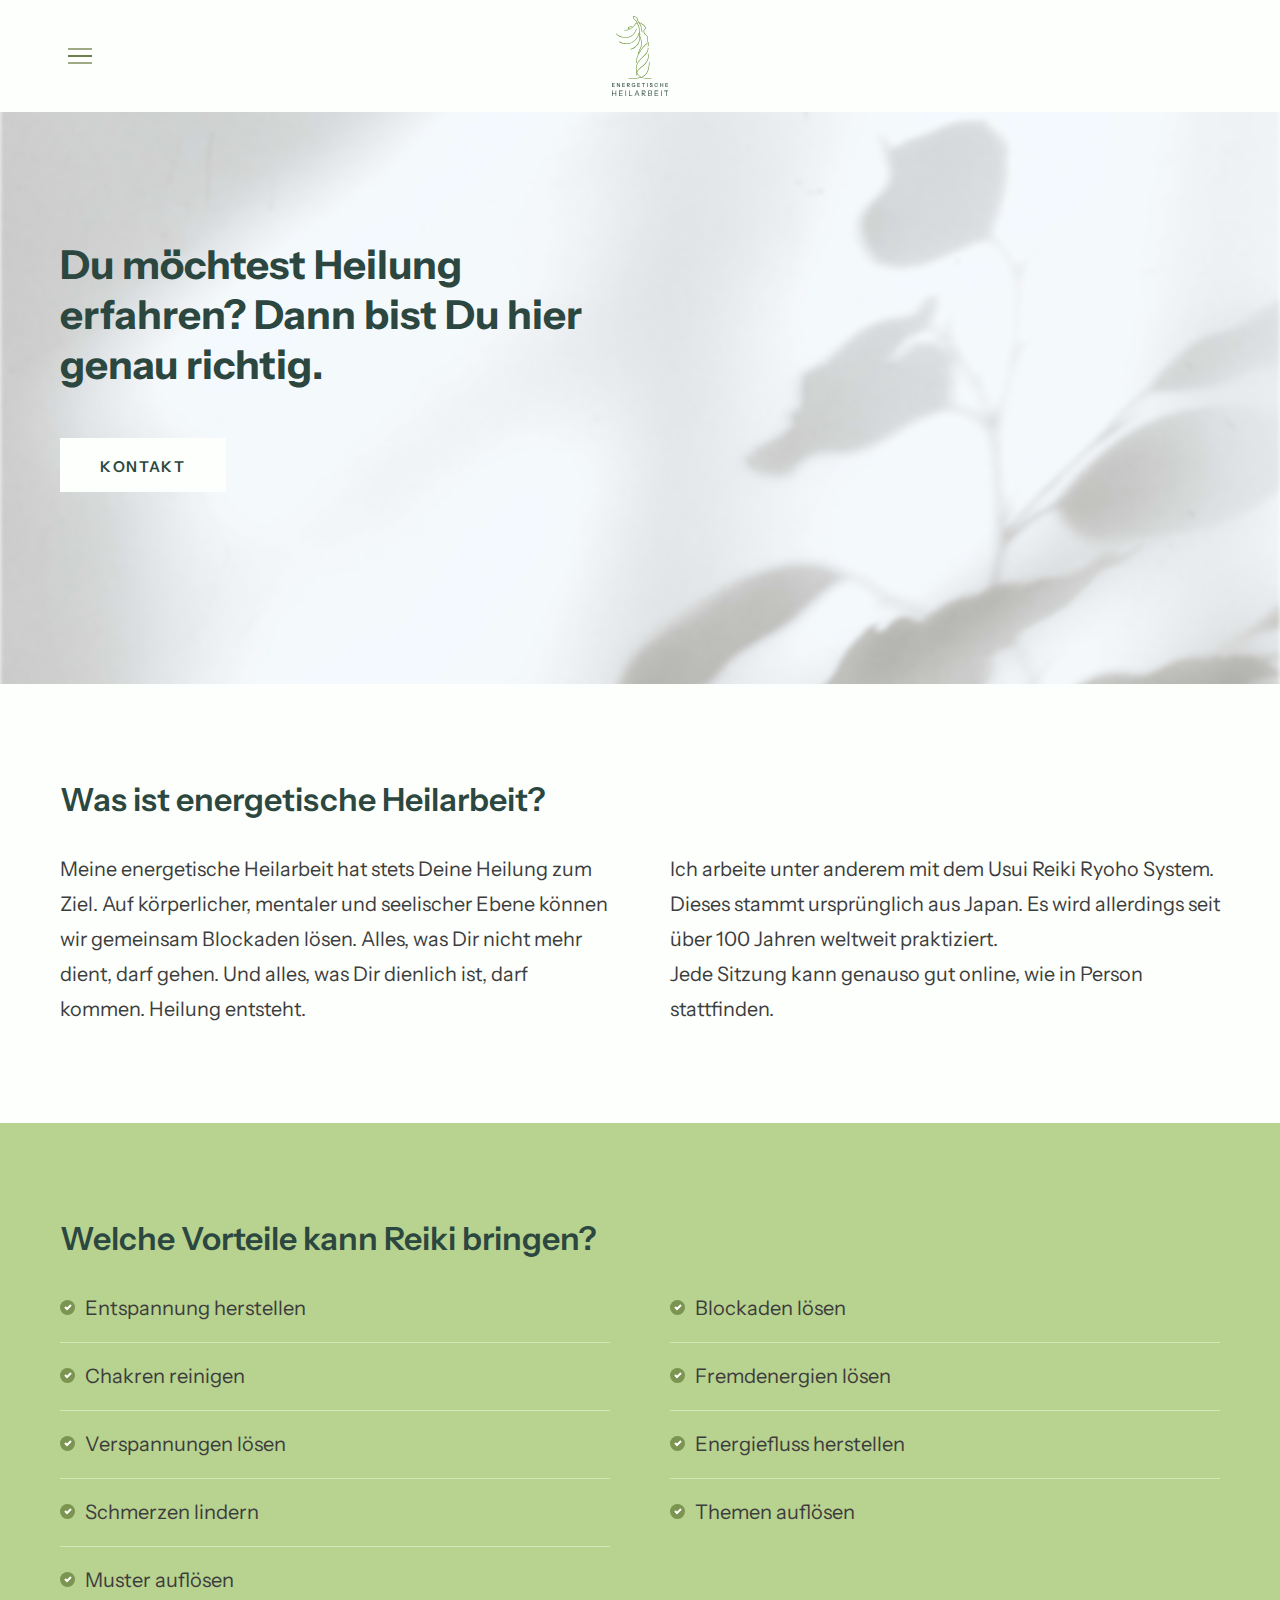
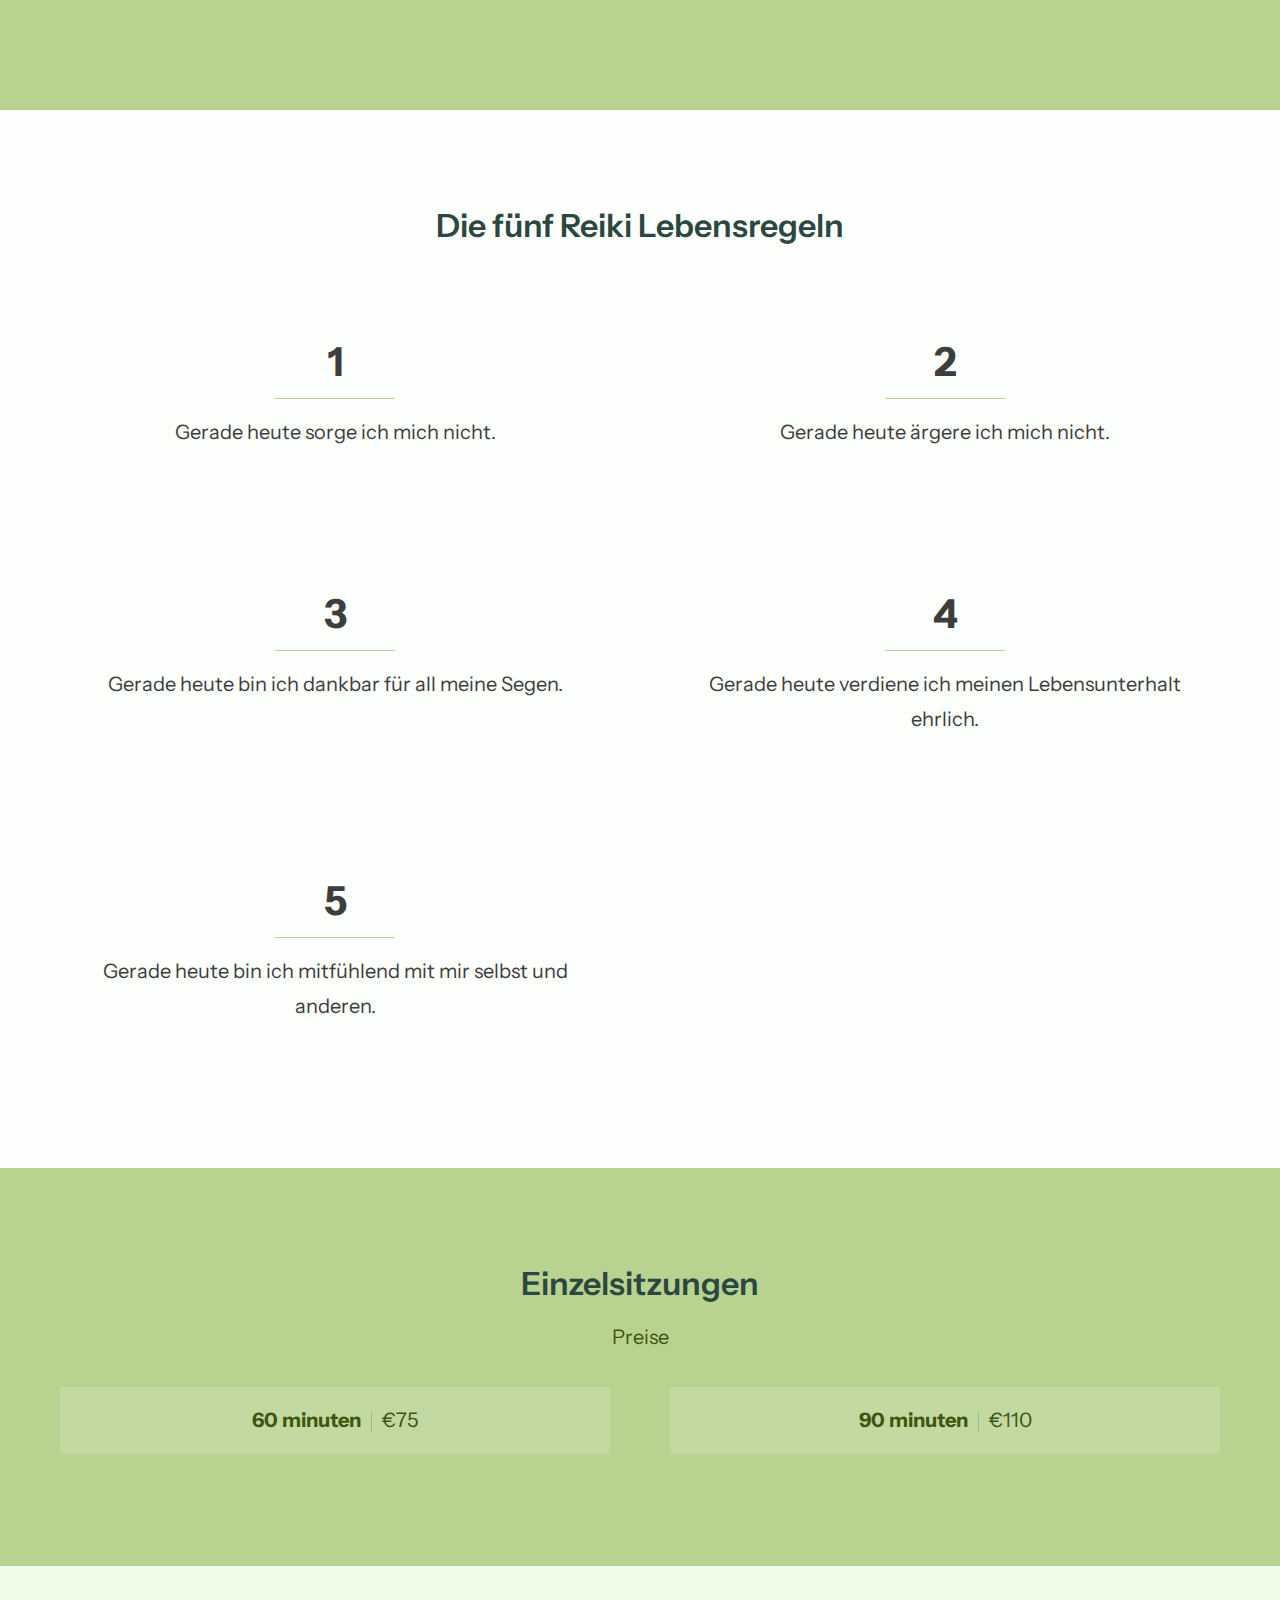
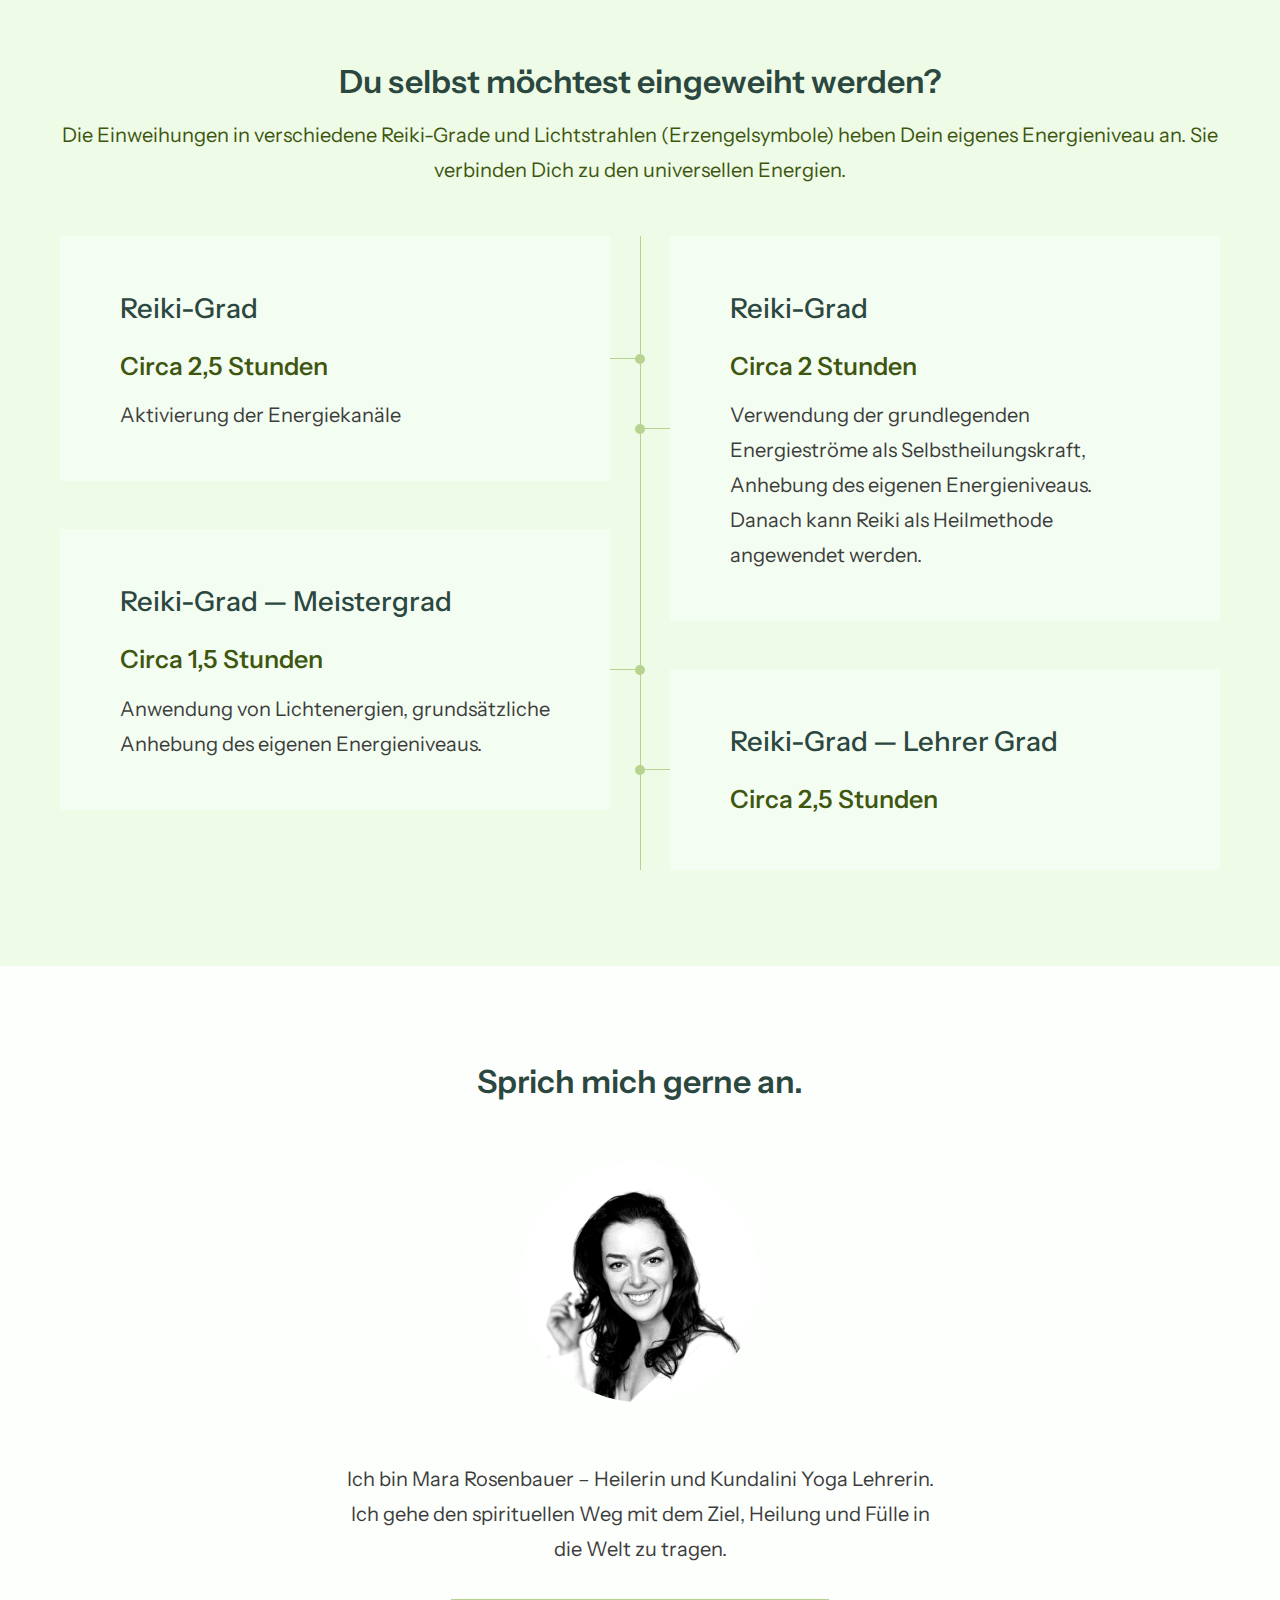
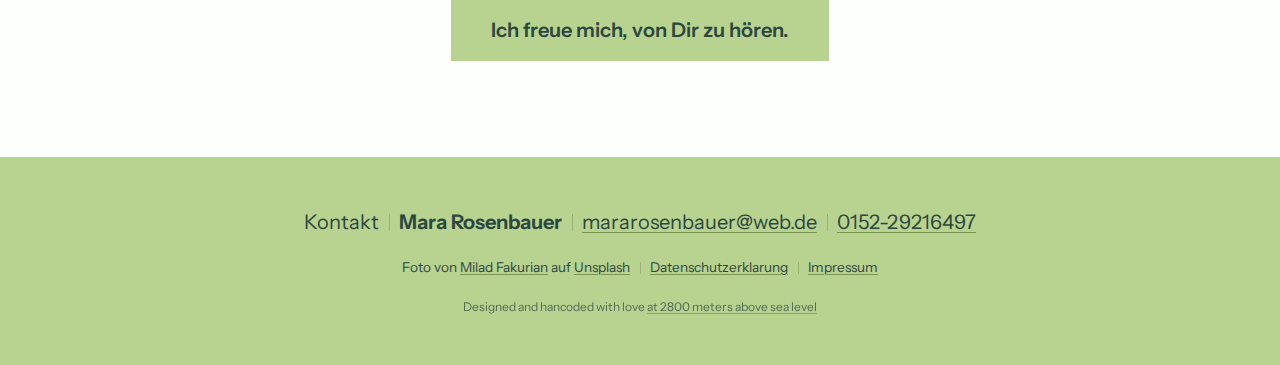
<file: index.html>
<!DOCTYPE HTML>
<html lang="de">
	<head>
		<title>Energitsche Heilarbeit</title>
		<meta charset="utf-8"/>
		<meta name="description" content="Hier findest Du energetische Heilung und Reiki für Körper, Geist und Seele. Vereinbare jetzt einen Termin mit mir."/>
		<meta name="keywords" content="Heilung, Energiearbeit, Reiki, Körper, Geist, Seele, Mara Rosenbauer"/>
		<meta name="viewport" content="width=device-width, initial-scale=1, user-scalable=no"/>
		<meta http-equiv='cache-control' content='no-cache'/>
		<meta http-equiv='expires' content='0'/>
		<meta http-equiv='pragma' content='no-cache'/>
		<link rel="icon" href="favicon.svg" type="image/svg+xml"/>
		<link rel="manifest" href="/manifest.webmanifest">
		<link rel="stylesheet" href="style.css"/>
	</head>

	<body>
		<header id="top">
			<h1 id="header-logo">
				<a class="logo_link" href="#top">
					<svg id="logo" xmlns="http://www.w3.org/2000/svg" viewBox="0 0 33.616 47.625" preserveAspectRatio="xMidYMin meet" aria-labelledby="logo-title">
						<title id="logo-title">Energitsche Heilarbeit</title>
						<use role="presentation" href="logo.svg#logo"></use>
					</svg>
				</a>
			</h1>
			<nav>
				<input type="checkbox" id="menu_toggle"/>
				<label for="menu_toggle">
					<svg xmlns="http://www.w3.org/2000/svg" aria-label="Menu icon" role="img" viewBox="0 0 40 40">
						<rect width="24" height="2" x="8" y="12" fill="currentColor"></rect>
						<rect width="24" height="2" x="8" y="19" fill="currentColor"></rect>
						<rect width="24" height="2" x="8" y="19" fill="currentColor"></rect>
						<rect width="24" height="2" x="8" y="26" fill="currentColor"></rect>
					</svg>
				</label>
				<ul id="menu_items">
					<li><a href="#hero">Energetische Heilarbeit</a></li>
					<li><a href="#preise">Einzelsitzungen</a></li>
					<li><a href="#einweihungen">Einweihungen</a></li>
					<li><a href="#ubermich">Über mich</a></li>
					<li><a href="#kontakt">Kontakt</a></li>
				</ul>
			</nav>
		</header>

		<!-- Hero -->
		<section id="hero" class="photobg">
			<h2>Du möchtest Heilung erfahren? Dann bist Du hier genau richtig.</h2>
			<a tabindex="0" role="button" id="toggle" aria-pressed="false" href="#kontakt">Kontakt</a>
		</section>

		<!-- Intro text -->
		<main class="whitebg">
			<h3>Was ist energetische Heilarbeit?</h3>
			<p>Meine energetische Heilarbeit hat stets Deine Heilung zum Ziel. Auf körperlicher, mentaler und seelischer Ebene können wir gemeinsam Blockaden lösen. Alles, was Dir nicht mehr dient, darf gehen. Und alles, was Dir dienlich ist, darf kommen. Heilung entsteht.</p>
			<p>Ich arbeite unter anderem mit dem Usui Reiki Ryoho System. Dieses stammt ursprünglich aus Japan. Es wird allerdings seit über 100 Jahren weltweit praktiziert.</p>
			<p>Jede Sitzung kann genauso gut online, wie in Person stattfinden.</p>
		</main>

		<!-- Vorteile -->
		<section id="vorteile" class="darkgreenbg">
			<h3>Welche Vorteile kann Reiki bringen?</h3>
			<ul>
				<li>Entspannung herstellen</li>
				<li>Blockaden lösen</li>
				<li>Chakren reinigen</li>
				<li>Fremdenergien lösen</li>
				<li>Verspannungen lösen</li>
				<li>Energiefluss herstellen</li>
				<li>Schmerzen lindern</li>
				<li>Themen auflösen</li>
				<li>Muster auflösen</li>
			</ul>
		</section>

		<!-- Lebensregeln -->
		<section id="lebensregeln" class="photobg">
			<h3>Die fünf Reiki Lebensregeln</h3>
			<ol>
				<li>Gerade heute sorge ich mich nicht.</li>
				<li>Gerade heute ärgere ich mich nicht.</li>
				<li>Gerade heute bin ich dankbar für all meine Segen.</li>
				<li>Gerade heute verdiene ich meinen Lebensunterhalt ehrlich.</li>
				<li>Gerade heute bin ich mitfühlend mit mir selbst und anderen.</li>
			</ol>
		</section>

		<!-- Preise -->
		<section id="preise" class="darkgreenbg">
			<h3>Einzelsitzungen</h3>
			<h4>Preise</h4>
			<dl>
				<dt>60 minuten</dt>
				<dd>&euro;75</dd>
			</dl>
			<dl>
				<dt>90 minuten</dt>
				<dd>&euro;110</dd>
			</dl>
		</section>

		<!-- Eingeweiht -->
		<section id="einweihungen" class="lightgreenbg">
			<h3>Du selbst möchtest eingeweiht werden?</h3>
			<h4>Die Einweihungen in verschiedene Reiki-Grade und Lichtstrahlen (Erzengelsymbole) heben Dein eigenes Energieniveau an. Sie verbinden Dich zu den universellen Energien.</h4>
			<ul>
				<li>
					<h5>Reiki-Grad</h5>
					<h6>Circa 2,5 Stunden</h6>
					<p>Aktivierung der Energiekanäle</p>
				</li>
				<li>
					<h5>Reiki-Grad</h5>
					<h6>Circa 2 Stunden</h6>
					<p>‍Verwendung der grundlegenden Energieströme als Selbstheilungskraft, Anhebung des eigenen Energieniveaus. Danach kann Reiki als Heilmethode angewendet werden.</p>
				</li>
				<li>
					<h5>Reiki-Grad &mdash; Meistergrad</h5>
					<h6>Circa 1,5 Stunden</h6>
					<p>‍‍Anwendung von Lichtenergien, grundsätzliche Anhebung des eigenen Energieniveaus.</p>
				</li>
				<li>
					<h5>Reiki-Grad &mdash; Lehrer Grad</h5>
					<h6>Circa 2,5 Stunden</h6>
				</li>
			</ul>
		</section>

		<!-- Kontakt -->
		<section id="ubermich" class="whitebg">
			<h3>Sprich mich gerne an.</h3>
			<img src="pic.jpg" alt="Mara Rosenbauer">
			<p>Ich bin Mara Rosenbauer – Heilerin und Kundalini Yoga Lehrerin. Ich gehe den spirituellen Weg mit dem Ziel, Heilung und Fülle in die Welt zu tragen.</p>
			<a tabindex="0" role="button" id="toggle" aria-pressed="false" href="mailto:mararosenbauer@web.de">Ich freue mich, von Dir zu hören.</a>
		</section>

		<footer id="kontakt" class="darkgreenbg">
			<div id="footer_kontakt">
				<span>Kontakt</span>
				<span><strong>Mara Rosenbauer</strong></span>
				<span><a href="mailto:mararosenbauer@web.de">mararosenbauer@web.de</a></span>
				<span><a href="tel:+49015229216497">0152-29216497</a></span>
			</div>
			<div id="footer_legal">
				<span>Foto von <a href="https://unsplash.com/de/@fakurian?utm_source=unsplash&utm_medium=referral&utm_content=creditCopyText">Milad Fakurian</a> auf <a href="https://unsplash.com/de/fotos/UqP7U400AZs?utm_source=unsplash&utm_medium=referral&utm_content=creditCopyText">Unsplash</a></span>
				<span><a href="datenschutzerklarung.html">Datenschutzerklarung</a></span>
				<span><a href="impressum.html">Impressum</a></span>
			</div>
			<div id="footer_me">
				<span>Designed and hancoded with love <a href="https://miler.codeberg.page/">at 2800 meters above sea level</a></span>
			</div>
		</footer>
	</body>
</html>
</file>
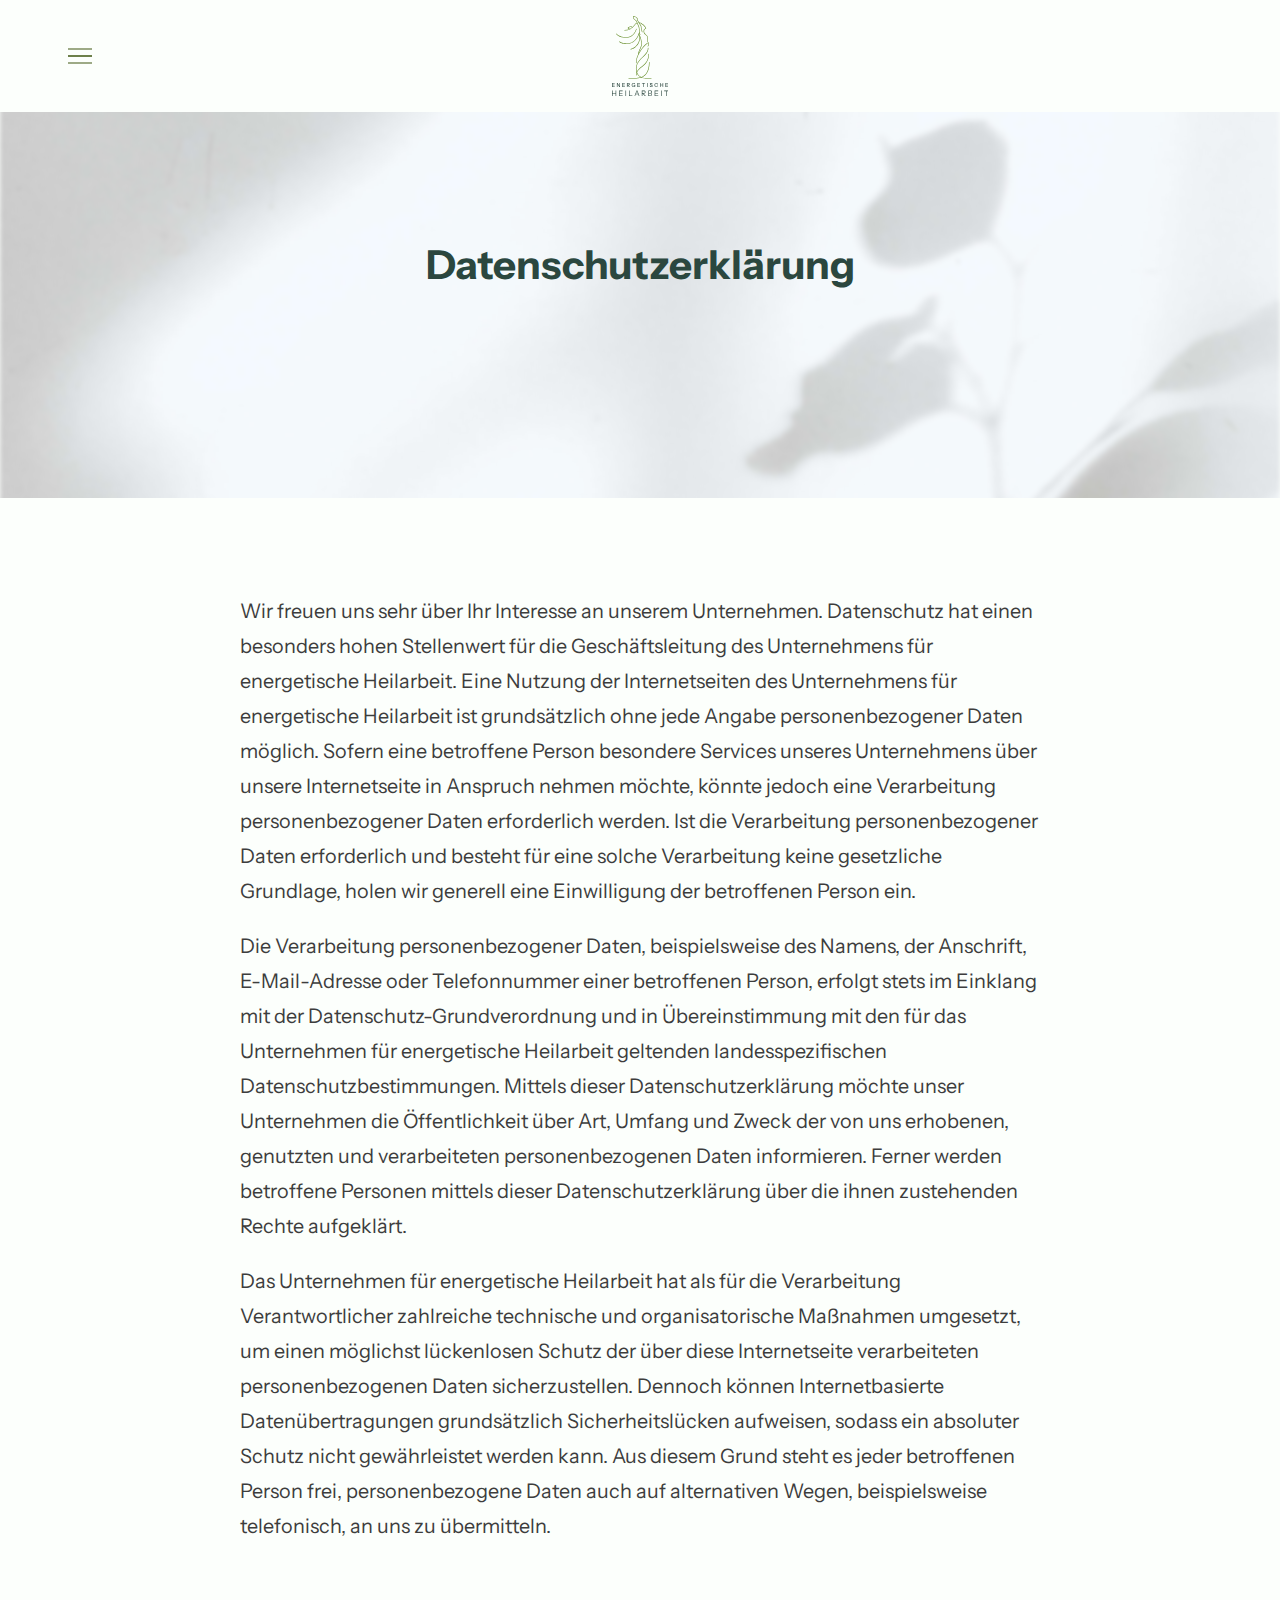
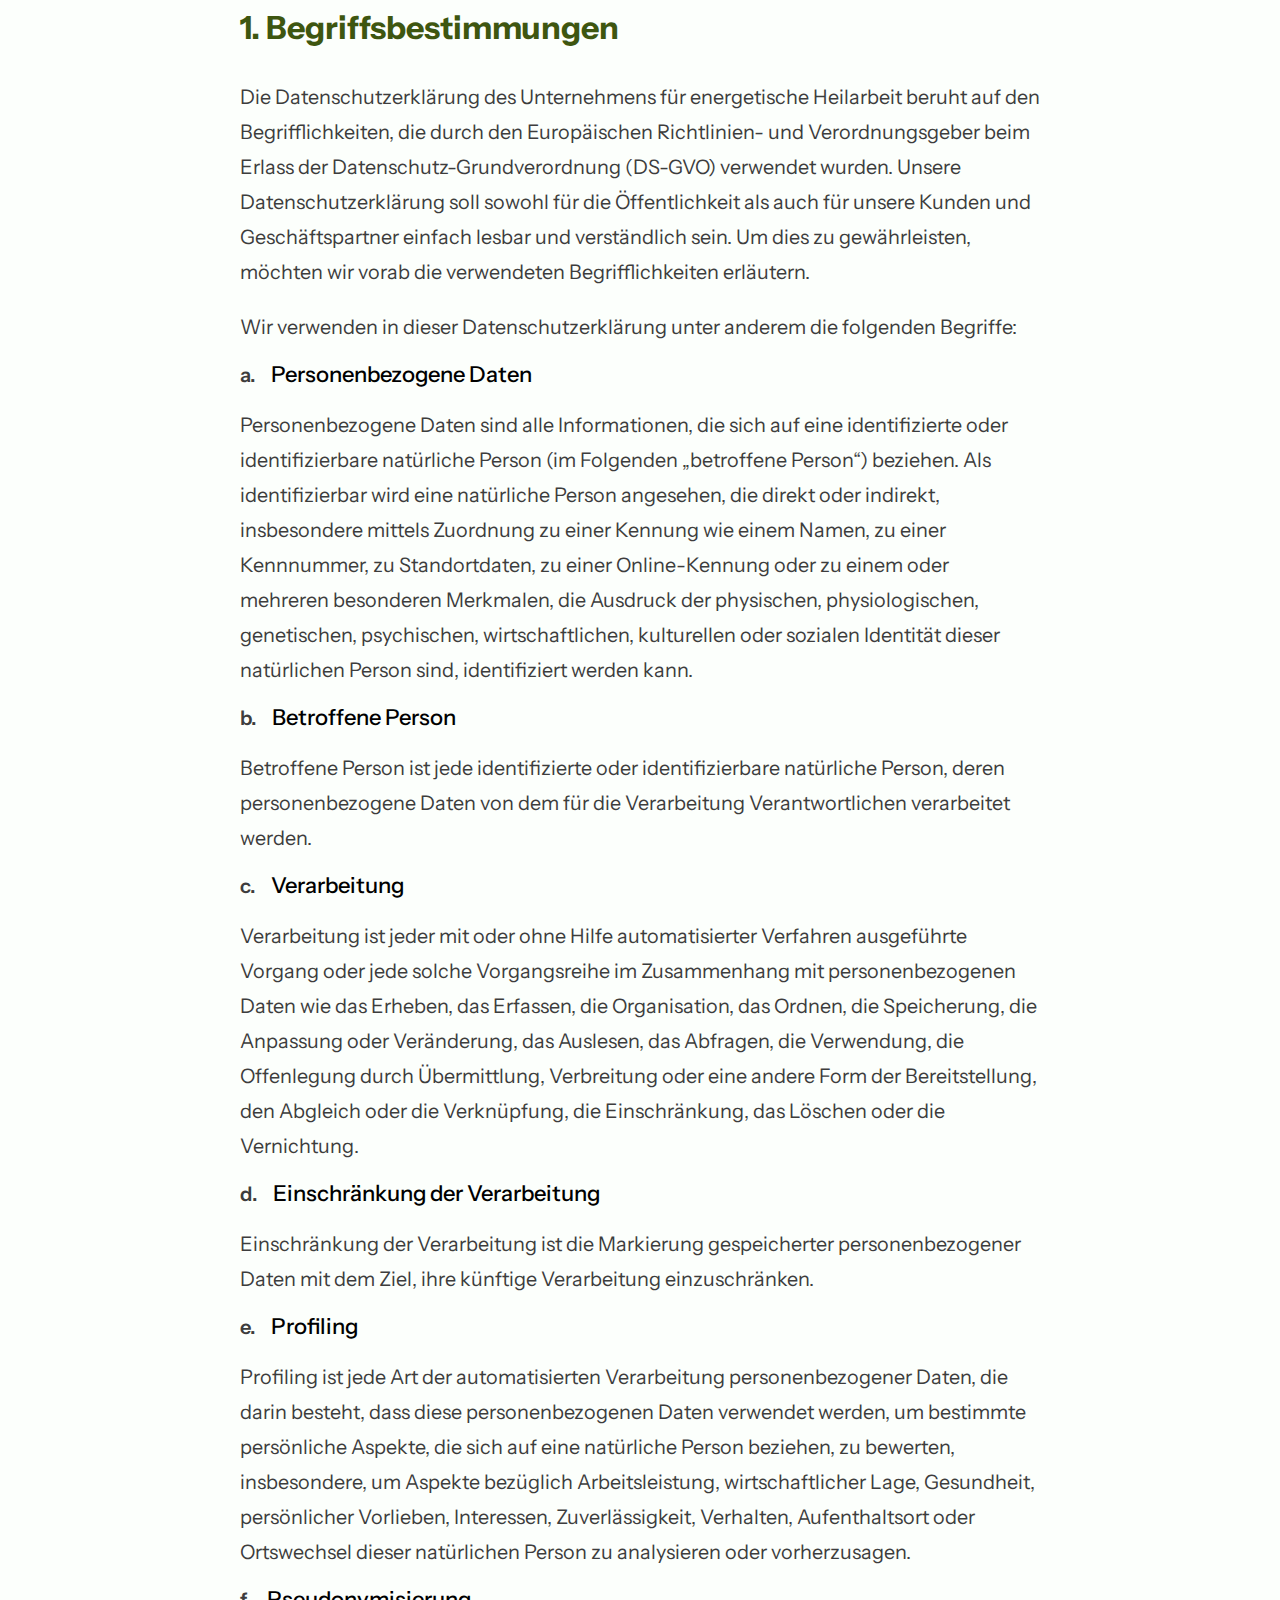
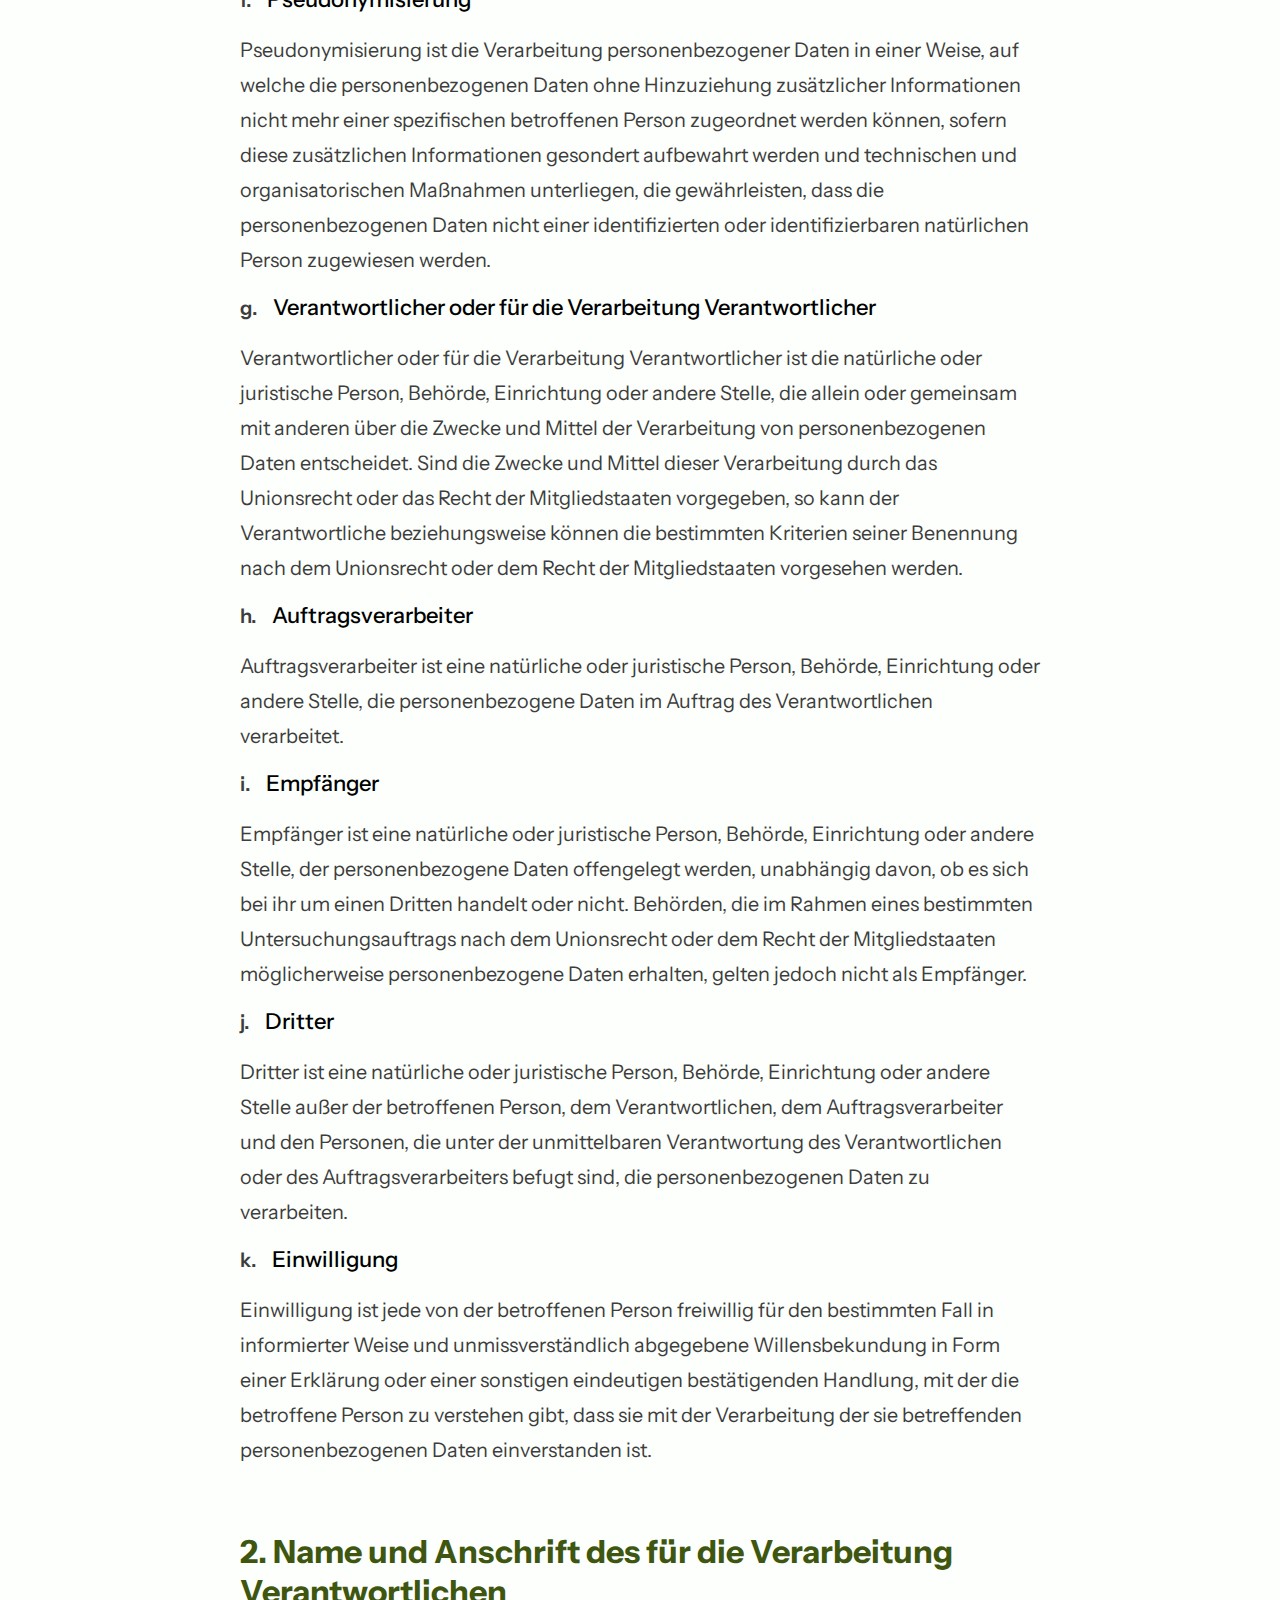
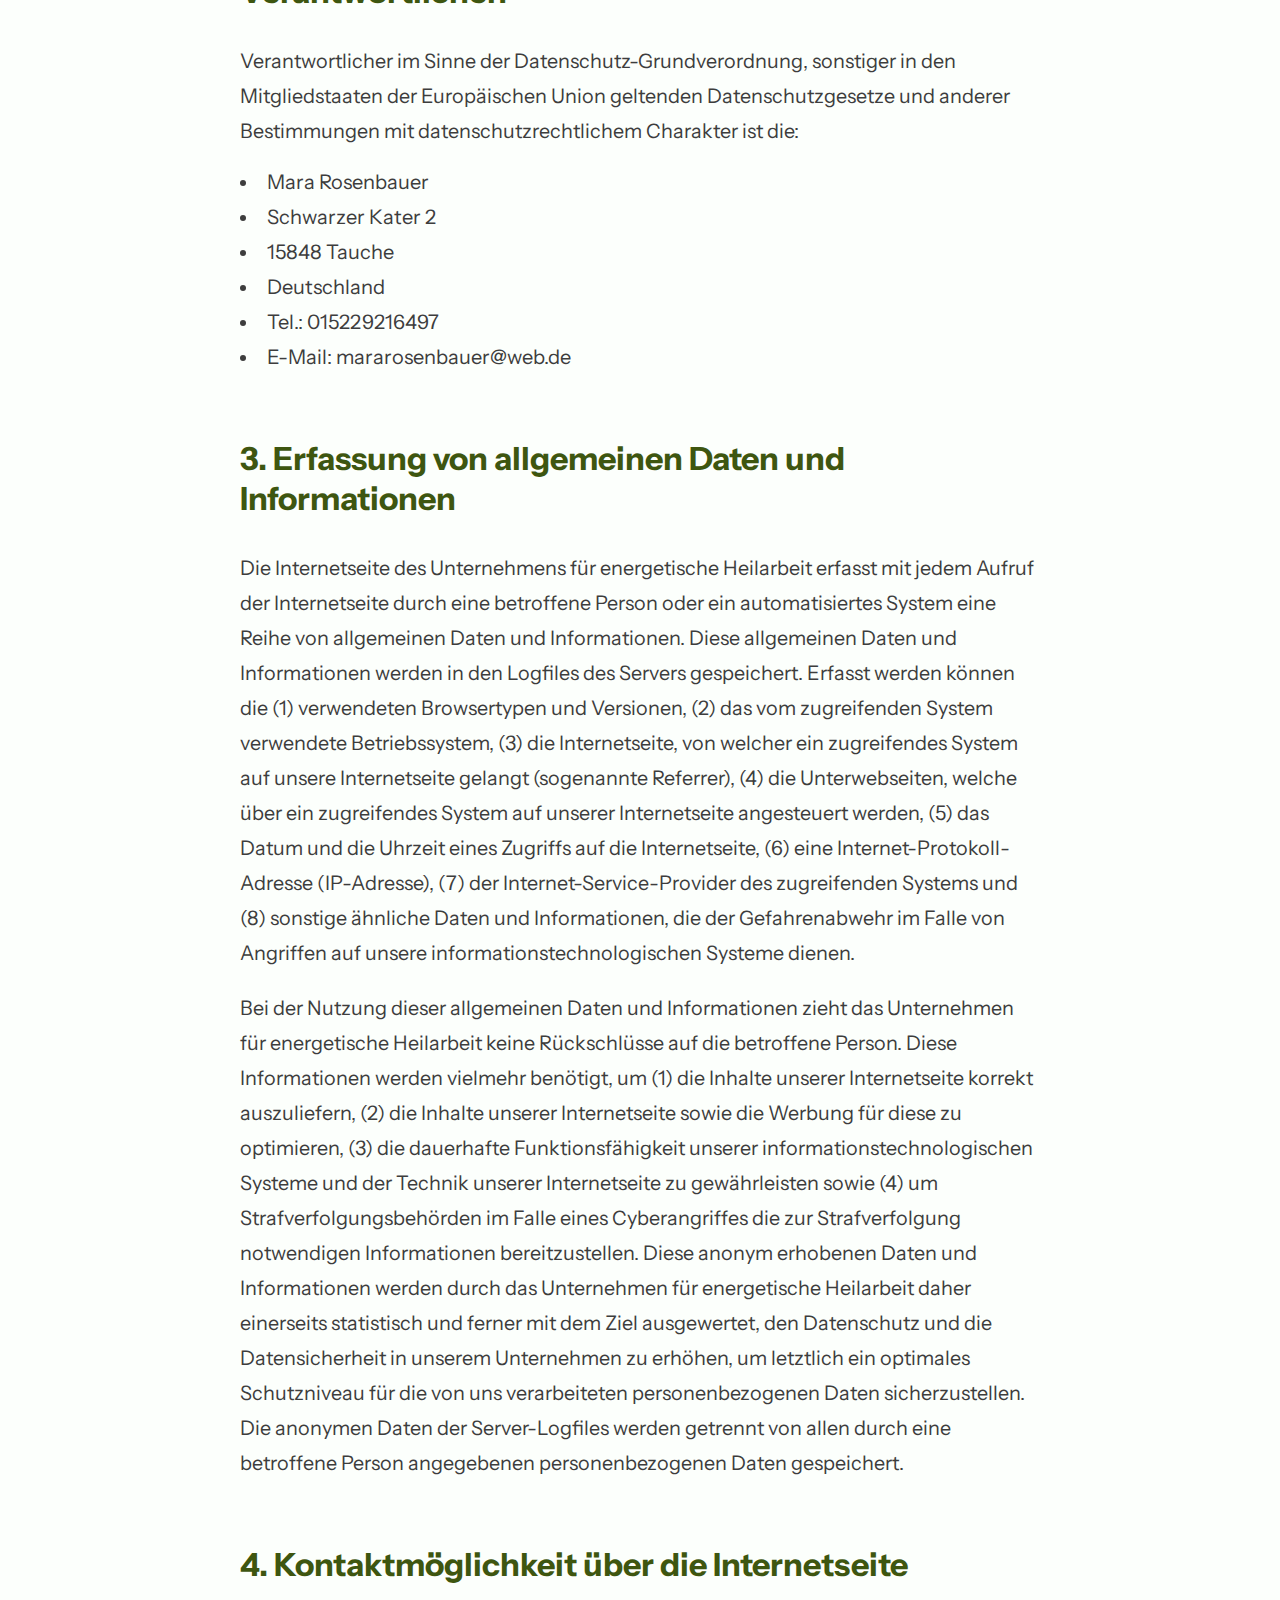
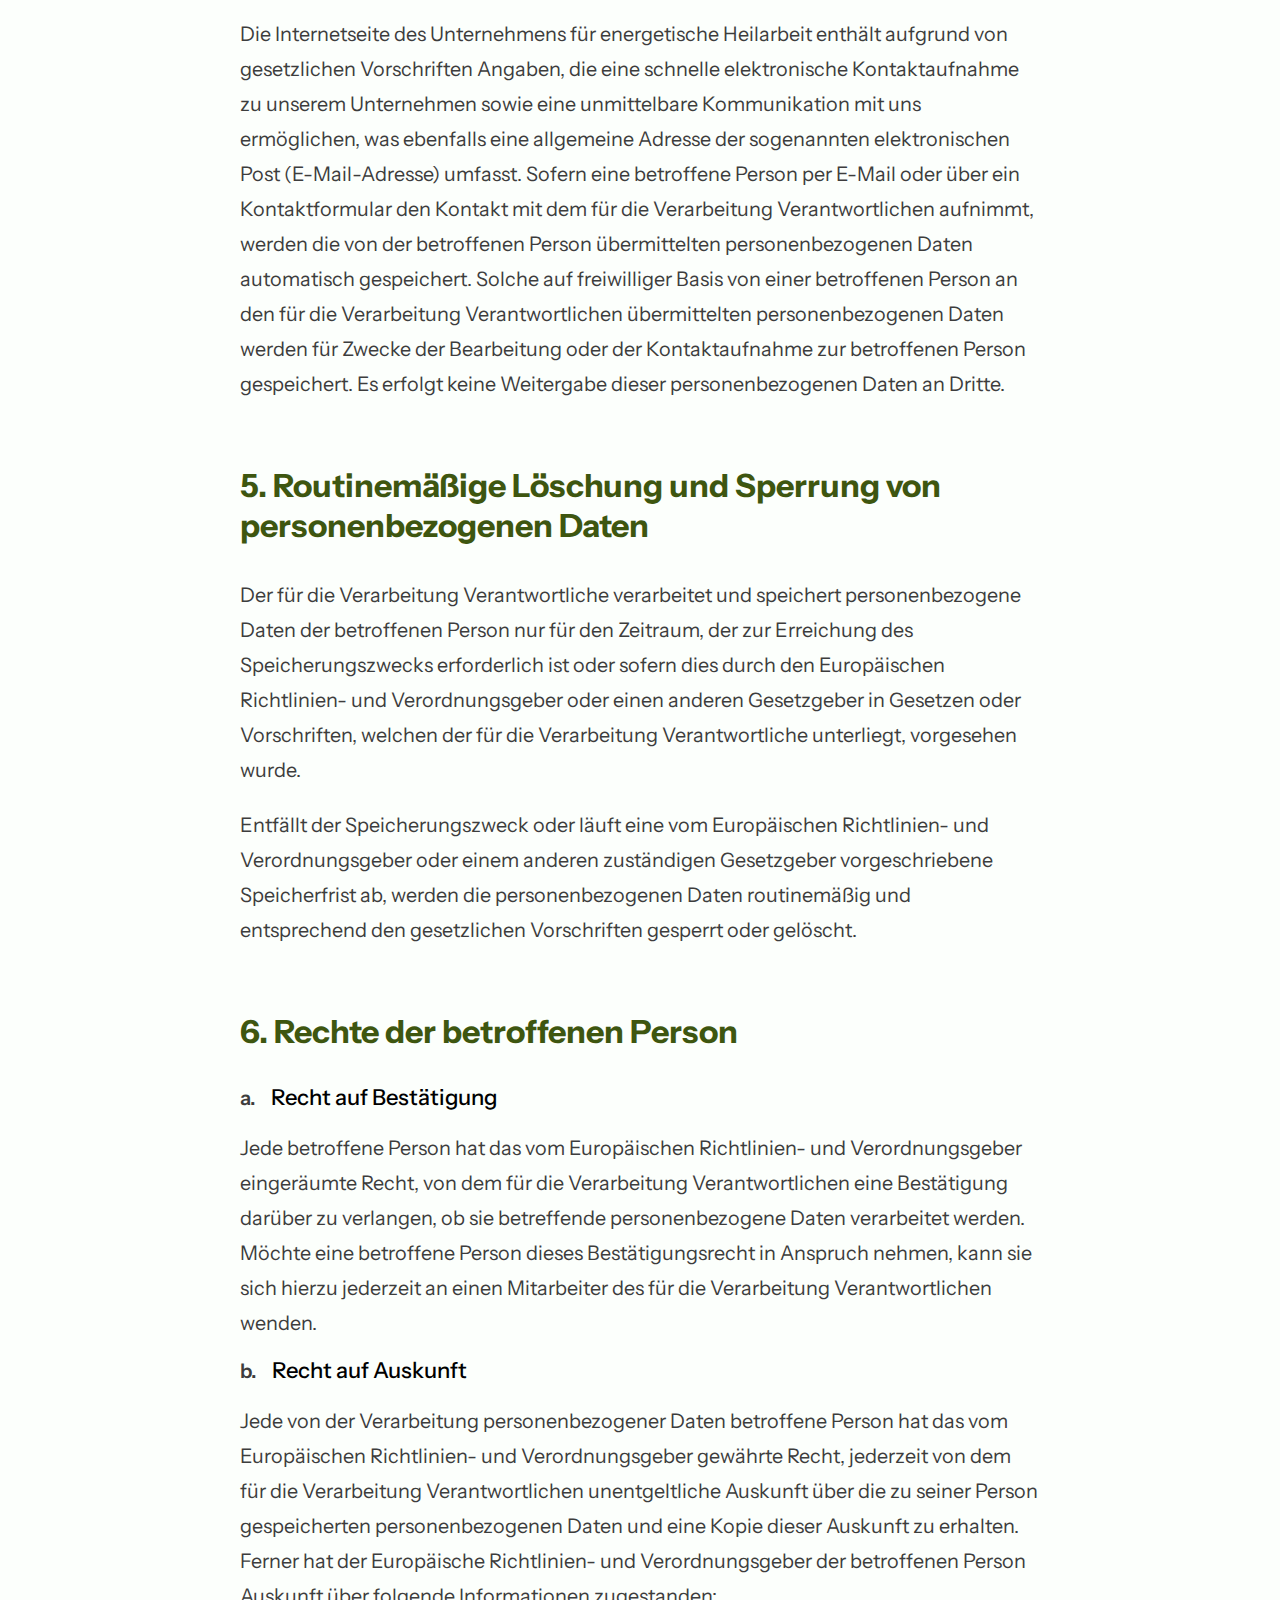
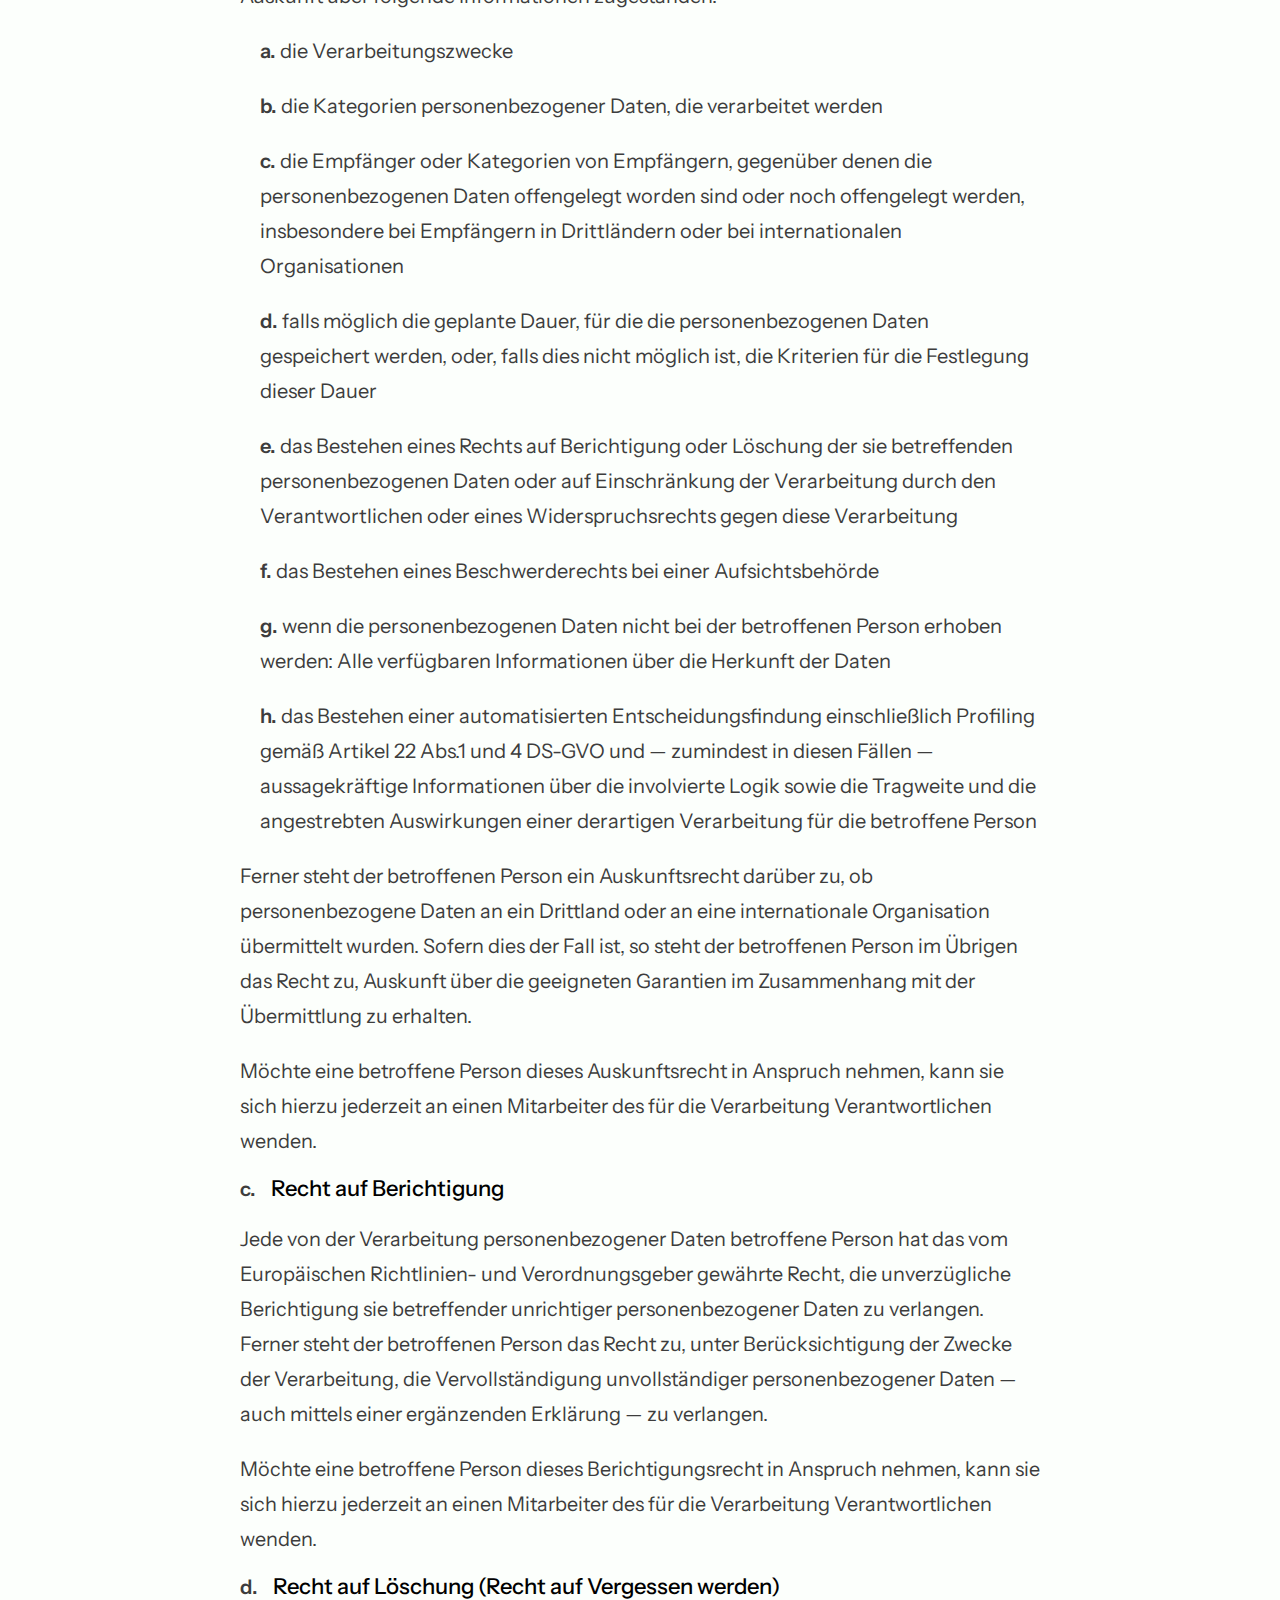
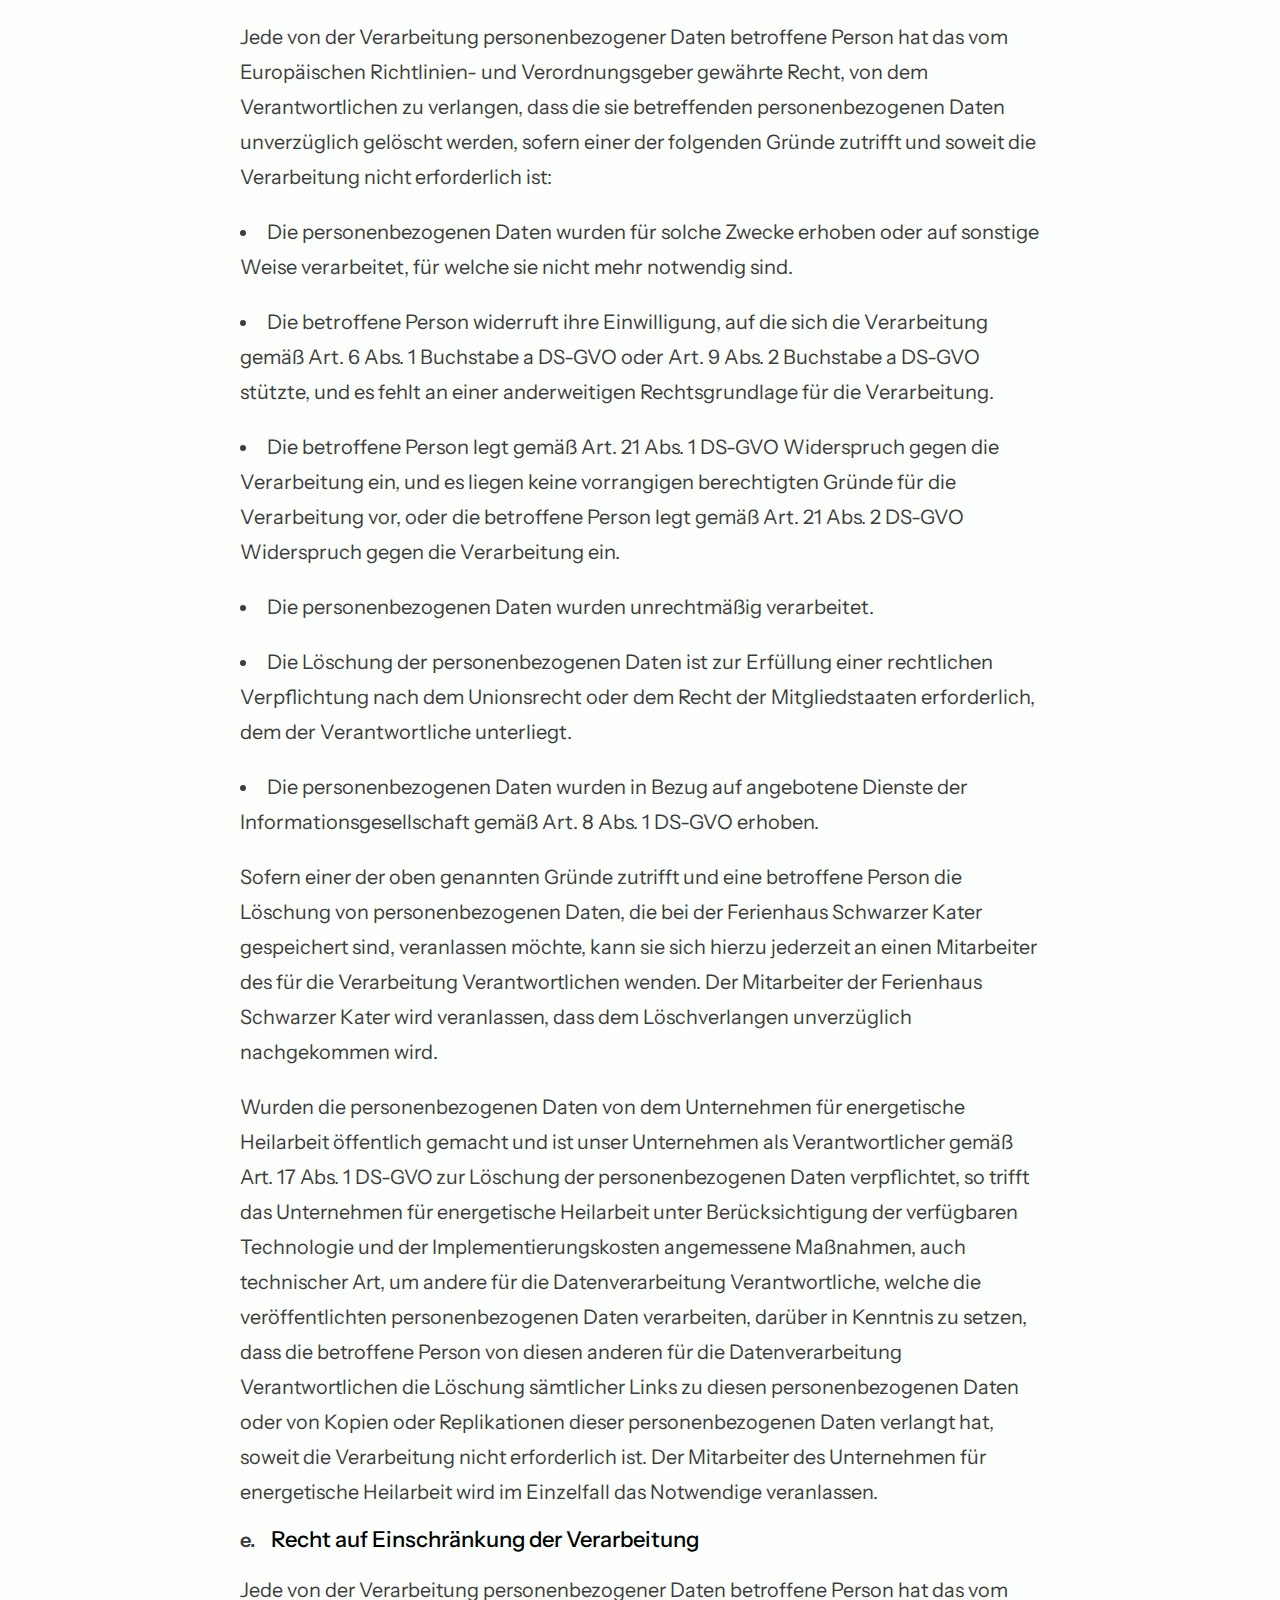
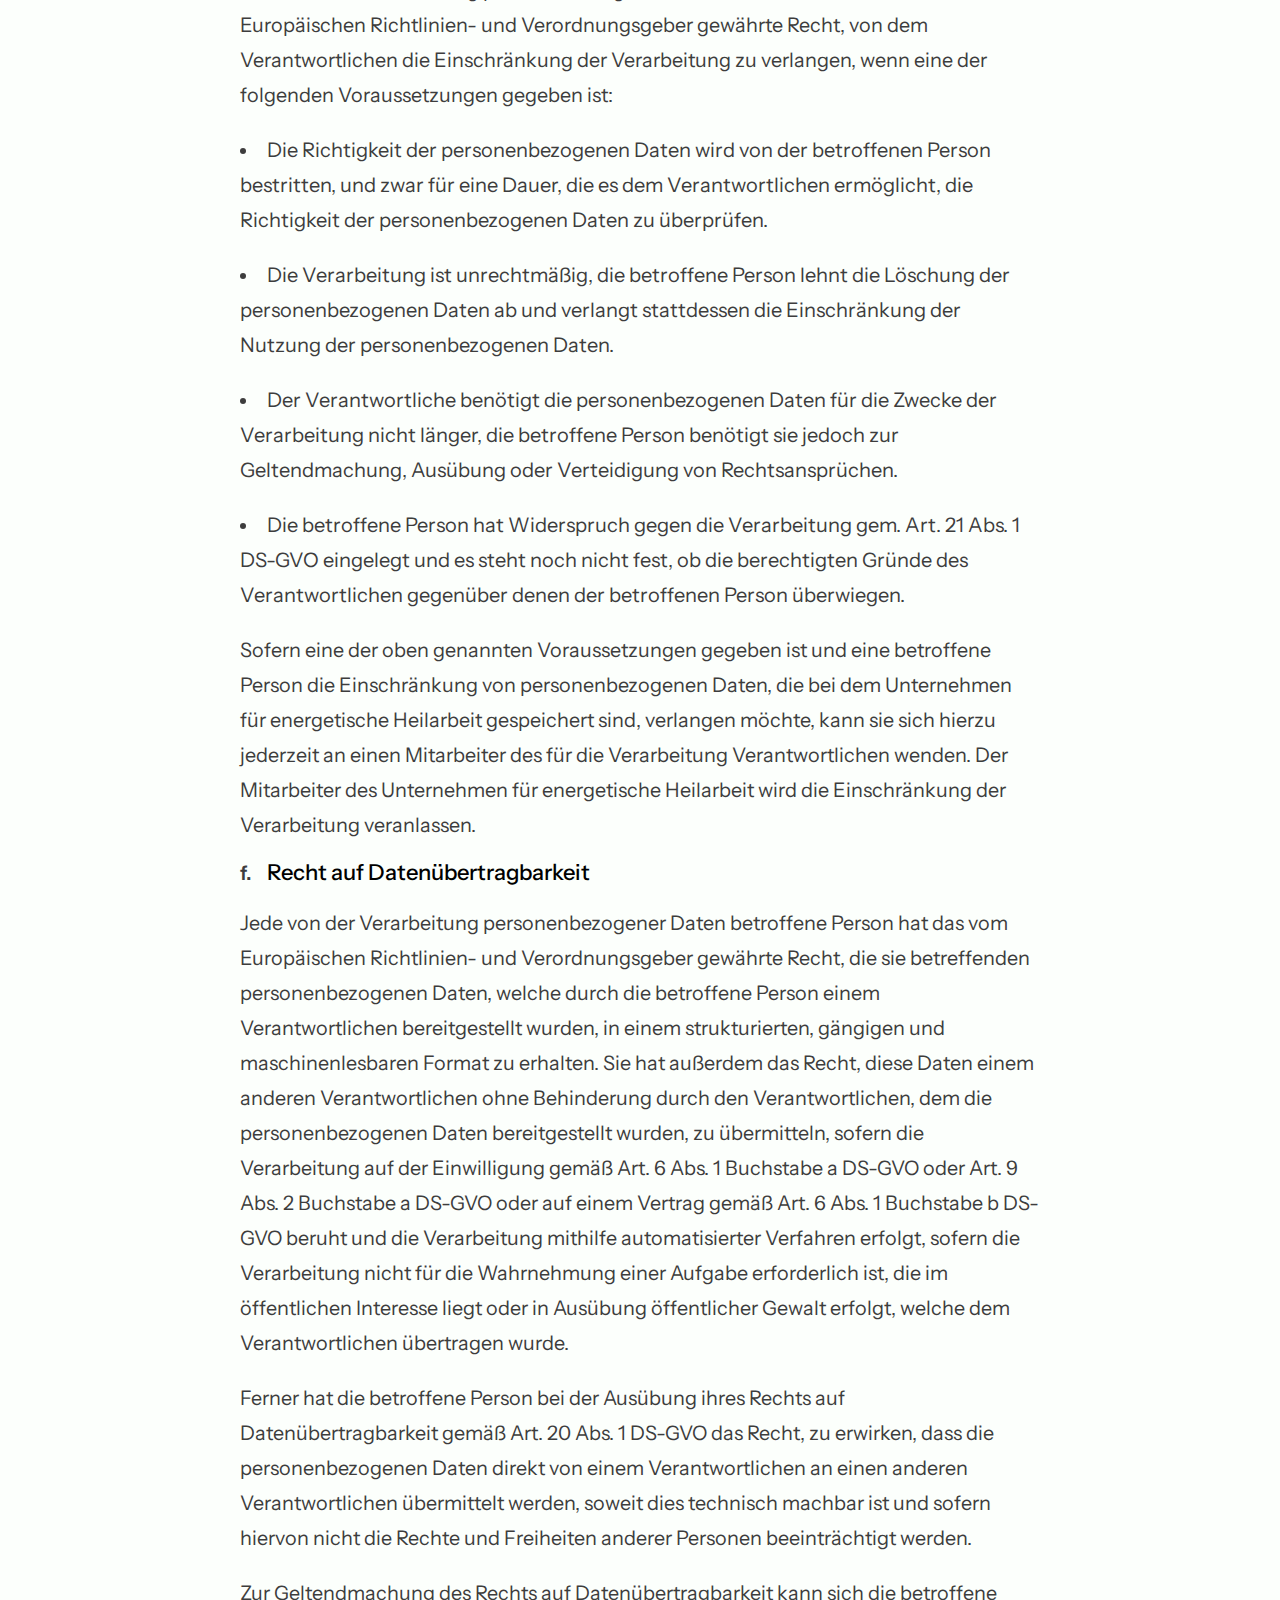
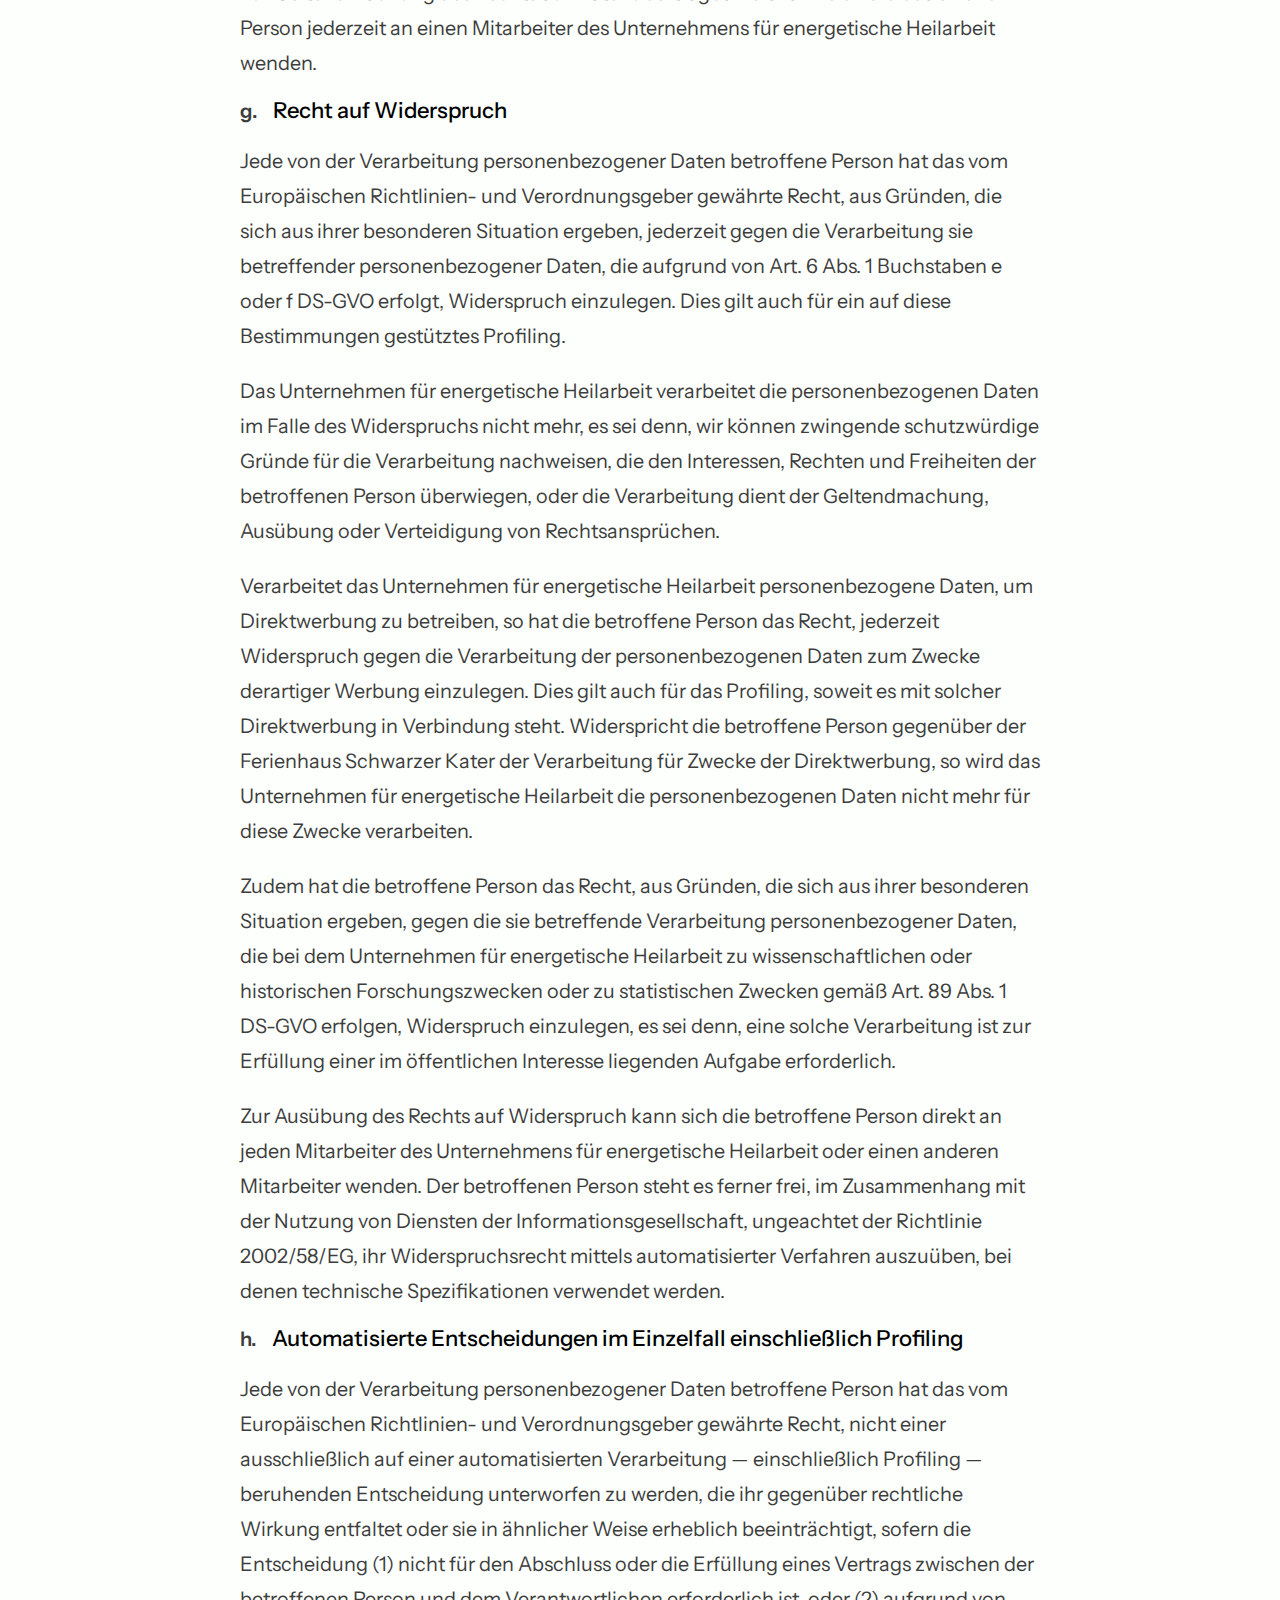
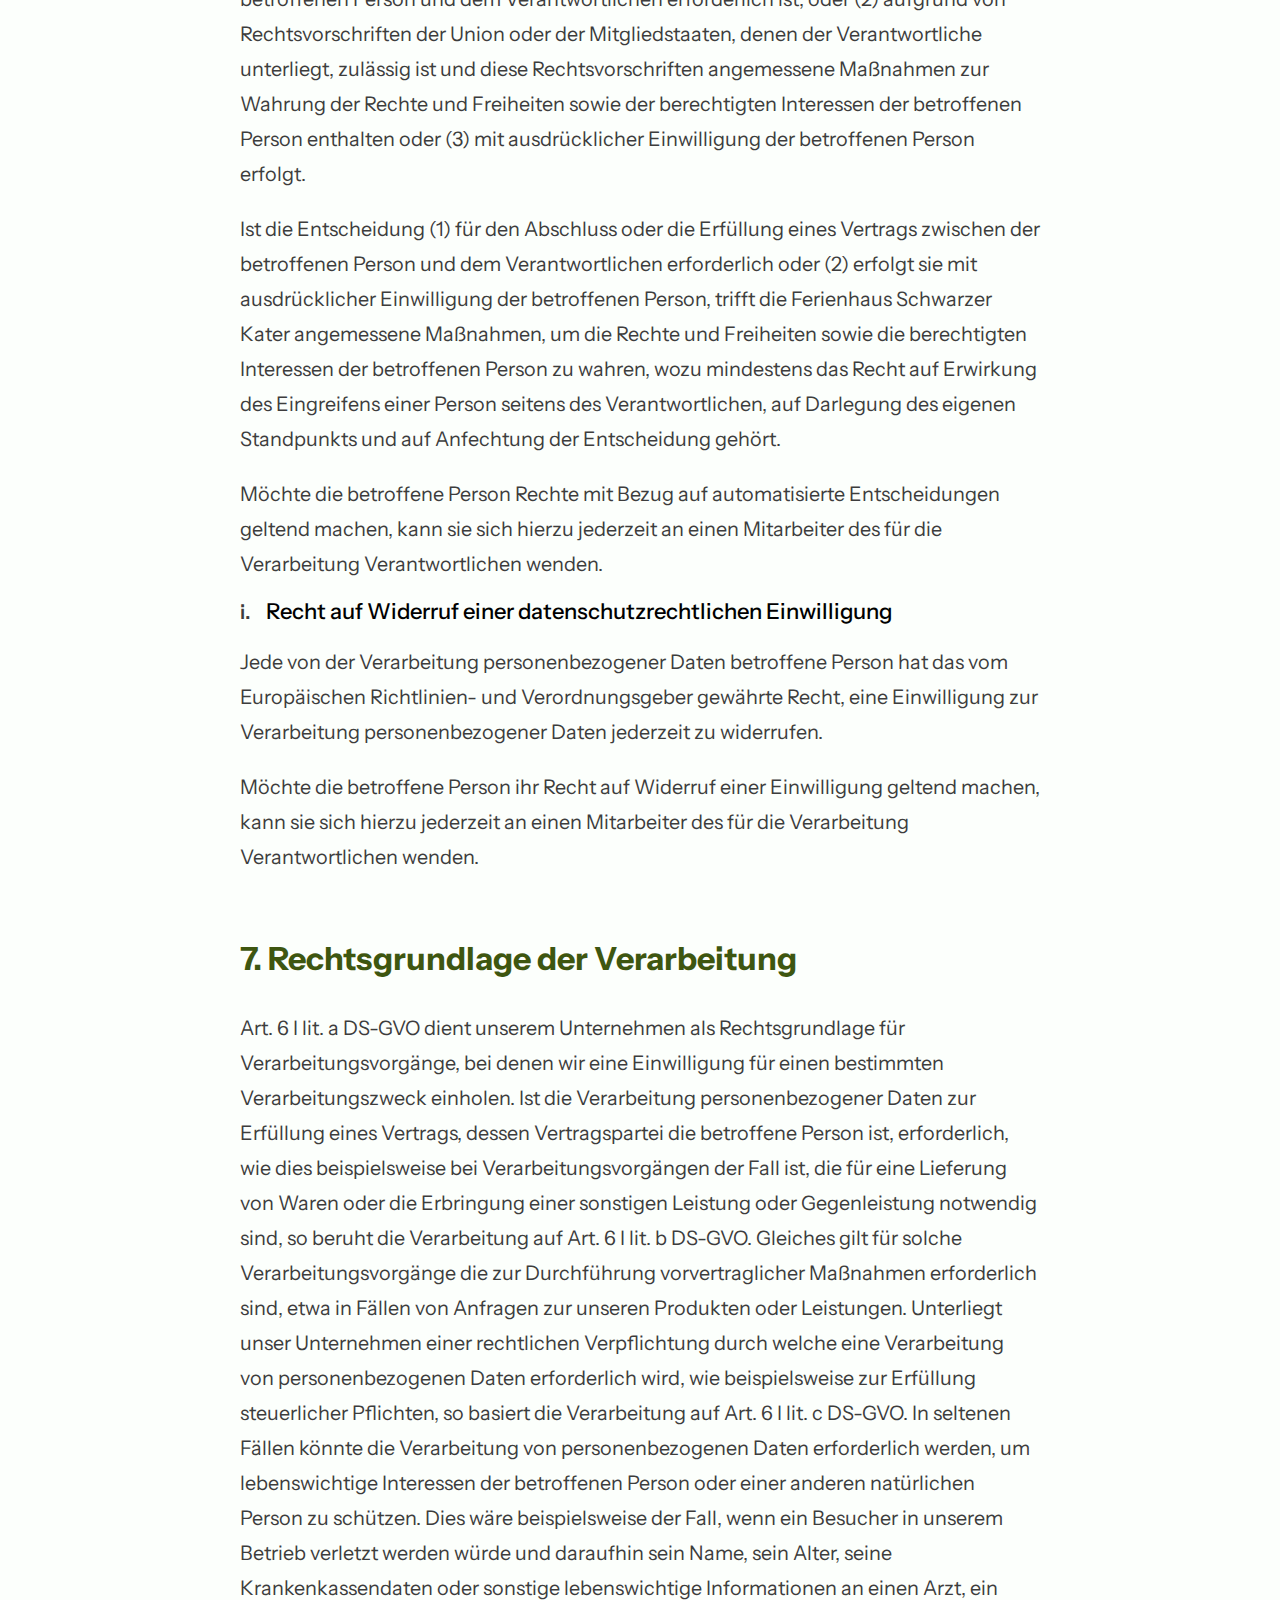
<file: datenschutzerklarung.html>
<!DOCTYPE HTML>
<html lang="de">
	<head>
		<title>Datenschutzerklärung :: Energitsche Heilarbeit</title>
		<meta charset="utf-8"/>
		<meta name="description" content="Hier findest Du energetische Heilung und Reiki für Körper, Geist und Seele. Vereinbare jetzt einen Termin mit mir."/>
		<meta name="keywords" content="Heilung, Energiearbeit, Reiki, Körper, Geist, Seele, Mara Rosenbauer"/>
		<meta name="viewport" content="width=device-width, initial-scale=1, user-scalable=no"/>
		<meta http-equiv='cache-control' content='no-cache'/>
		<meta http-equiv='expires' content='0'/>
		<meta http-equiv='pragma' content='no-cache'/>
		<link rel="icon" href="favicon.svg" type="image/svg+xml"/>
		<link rel="manifest" href="/manifest.webmanifest">
		<link rel="stylesheet" href="style.css"/>
	</head>

	<body>
		<header>
			<h1 id="header-logo">
				<a class="logo_link" href="#hero">
					<svg id="logo" xmlns="http://www.w3.org/2000/svg" viewBox="0 0 33.616 47.625" preserveAspectRatio="xMidYMin meet" aria-labelledby="logo-title">
						<title id="logo-title">Energitsche Heilarbeit</title>
						<use role="presentation" href="logo.svg#logo"></use>
					</svg>
				</a>
			</h1>
			<nav>
				<input type="checkbox" id="menu_toggle"/>
				<label for="menu_toggle">
					<svg xmlns="http://www.w3.org/2000/svg" aria-label="Menu icon" role="img" viewBox="0 0 40 40">
						<rect width="24" height="2" x="8" y="12" fill="currentColor"></rect>
						<rect width="24" height="2" x="8" y="19" fill="currentColor"></rect>
						<rect width="24" height="2" x="8" y="19" fill="currentColor"></rect>
						<rect width="24" height="2" x="8" y="26" fill="currentColor"></rect>
					</svg>
				</label>
				<ul id="menu_items">
					<li><a href="index.html#hero">Energetische Heilarbeit</a></li>
					<li><a href="index.html#preise">Einzelsitzungen</a></li>
					<li><a href="index.html#einweihungen">Einweihungen</a></li>
					<li><a href="index.html#ubermich">Über mich</a></li>
					<li><a href="index.html#kontakt">Kontakt</a></li>
				</ul>
			</nav>
		</header>

		<!-- Hero -->
		<section id="hero" class="photobg legal">
			<h2>Datenschutzerklärung</h2>
		</section>

		<!-- Intro text -->
		<main class="whitebg legal">
			<p>Wir freuen uns sehr über Ihr Interesse an unserem Unternehmen. Datenschutz hat einen besonders hohen Stellenwert für die Geschäftsleitung des Unternehmens für energetische Heilarbeit. Eine Nutzung der Internetseiten des Unternehmens für energetische Heilarbeit ist grundsätzlich ohne jede Angabe personenbezogener Daten möglich. Sofern eine betroffene Person besondere Services unseres Unternehmens über unsere Internetseite in Anspruch nehmen möchte, könnte jedoch eine Verarbeitung personenbezogener Daten erforderlich werden. Ist die Verarbeitung personenbezogener Daten erforderlich und besteht für eine solche Verarbeitung keine gesetzliche Grundlage, holen wir generell eine Einwilligung der betroffenen Person ein.</p>
			<p>Die Verarbeitung personenbezogener Daten, beispielsweise des Namens, der Anschrift, E-Mail-Adresse oder Telefonnummer einer betroffenen Person, erfolgt stets im Einklang mit der Datenschutz-Grundverordnung und in Übereinstimmung mit den für das Unternehmen für energetische Heilarbeit geltenden landesspezifischen Datenschutzbestimmungen. Mittels dieser Datenschutzerklärung möchte unser Unternehmen die Öffentlichkeit über Art, Umfang und Zweck der von uns erhobenen, genutzten und verarbeiteten personenbezogenen Daten informieren. Ferner werden betroffene Personen mittels dieser Datenschutzerklärung über die ihnen zustehenden Rechte aufgeklärt.</p>
			<p>Das Unternehmen für energetische Heilarbeit hat als für die Verarbeitung Verantwortlicher zahlreiche technische und organisatorische Maßnahmen umgesetzt, um einen möglichst lückenlosen Schutz der über diese Internetseite verarbeiteten personenbezogenen Daten sicherzustellen. Dennoch können Internetbasierte Datenübertragungen grundsätzlich Sicherheitslücken aufweisen, sodass ein absoluter Schutz nicht gewährleistet werden kann. Aus diesem Grund steht es jeder betroffenen Person frei, personenbezogene Daten auch auf alternativen Wegen, beispielsweise telefonisch, an uns zu übermitteln.</p>
			<h4>1. Begriffsbestimmungen</h4>
			<p>Die Datenschutzerklärung des Unternehmens für energetische Heilarbeit beruht auf den Begrifflichkeiten, die durch den Europäischen Richtlinien- und Verordnungsgeber beim Erlass der Datenschutz-Grundverordnung (DS-GVO) verwendet wurden. Unsere Datenschutzerklärung soll sowohl für die Öffentlichkeit als auch für unsere Kunden und Geschäftspartner einfach lesbar und verständlich sein. Um dies zu gewährleisten, möchten wir vorab die verwendeten Begrifflichkeiten erläutern.</p>
			<p>Wir verwenden in dieser Datenschutzerklärung unter anderem die folgenden Begriffe:</p>
			<ol>
				<li>
					<h5>Personenbezogene Daten</h5>
					<p>Personenbezogene Daten sind alle Informationen, die sich auf eine identifizierte oder identifizierbare natürliche Person (im Folgenden „betroffene Person“) beziehen. Als identifizierbar wird eine natürliche Person angesehen, die direkt oder indirekt, insbesondere mittels Zuordnung zu einer Kennung wie einem Namen, zu einer Kennnummer, zu Standortdaten, zu einer Online-Kennung oder zu einem oder mehreren besonderen Merkmalen, die Ausdruck der physischen, physiologischen, genetischen, psychischen, wirtschaftlichen, kulturellen oder sozialen Identität dieser natürlichen Person sind, identifiziert werden kann.</p>
				</li>
				<li>
					<h5>Betroffene Person</h5>
					<p>Betroffene Person ist jede identifizierte oder identifizierbare natürliche Person, deren personenbezogene Daten von dem für die Verarbeitung Verantwortlichen verarbeitet werden.</p>
				</li>
				<li>
					<h5>Verarbeitung</h5>
					<p>Verarbeitung ist jeder mit oder ohne Hilfe automatisierter Verfahren ausgeführte Vorgang oder jede solche Vorgangsreihe im Zusammenhang mit personenbezogenen Daten wie das Erheben, das Erfassen, die Organisation, das Ordnen, die Speicherung, die Anpassung oder Veränderung, das Auslesen, das Abfragen, die Verwendung, die Offenlegung durch Übermittlung, Verbreitung oder eine andere Form der Bereitstellung, den Abgleich oder die Verknüpfung, die Einschränkung, das Löschen oder die Vernichtung.</p>
				</li>
				<li>
					<h5>Einschränkung der Verarbeitung</h5>
					<p>Einschränkung der Verarbeitung ist die Markierung gespeicherter personenbezogener Daten mit dem Ziel, ihre künftige Verarbeitung einzuschränken.</p>
				</li>
				<li>
					<h5>Profiling</h5>
					<p>Profiling ist jede Art der automatisierten Verarbeitung personenbezogener Daten, die darin besteht, dass diese personenbezogenen Daten verwendet werden, um bestimmte persönliche Aspekte, die sich auf eine natürliche Person beziehen, zu bewerten, insbesondere, um Aspekte bezüglich Arbeitsleistung, wirtschaftlicher Lage, Gesundheit, persönlicher Vorlieben, Interessen, Zuverlässigkeit, Verhalten, Aufenthaltsort oder Ortswechsel dieser natürlichen Person zu analysieren oder vorherzusagen.</p>
				</li>
				<li>
					<h5> Pseudonymisierung</h5>
					<p>Pseudonymisierung ist die Verarbeitung personenbezogener Daten in einer Weise, auf welche die personenbezogenen Daten ohne Hinzuziehung zusätzlicher Informationen nicht mehr einer spezifischen betroffenen Person zugeordnet werden können, sofern diese zusätzlichen Informationen gesondert aufbewahrt werden und technischen und organisatorischen Maßnahmen unterliegen, die gewährleisten, dass die personenbezogenen Daten nicht einer identifizierten oder identifizierbaren natürlichen Person zugewiesen werden.</p>
				</li>
				<li>
					<h5>Verantwortlicher oder für die Verarbeitung Verantwortlicher</h5>
					<p>Verantwortlicher oder für die Verarbeitung Verantwortlicher ist die natürliche oder juristische Person, Behörde, Einrichtung oder andere Stelle, die allein oder gemeinsam mit anderen über die Zwecke und Mittel der Verarbeitung von personenbezogenen Daten entscheidet. Sind die Zwecke und Mittel dieser Verarbeitung durch das Unionsrecht oder das Recht der Mitgliedstaaten vorgegeben, so kann der Verantwortliche beziehungsweise können die bestimmten Kriterien seiner Benennung nach dem Unionsrecht oder dem Recht der Mitgliedstaaten vorgesehen werden.</p>
				</li>
				<li>
					<h5>Auftragsverarbeiter</h5>
					<p>Auftragsverarbeiter ist eine natürliche oder juristische Person, Behörde, Einrichtung oder andere Stelle, die personenbezogene Daten im Auftrag des Verantwortlichen verarbeitet.</p>
				</li>
				<li>
					<h5>Empfänger</h5>
					<p>Empfänger ist eine natürliche oder juristische Person, Behörde, Einrichtung oder andere Stelle, der personenbezogene Daten offengelegt werden, unabhängig davon, ob es sich bei ihr um einen Dritten handelt oder nicht. Behörden, die im Rahmen eines bestimmten Untersuchungsauftrags nach dem Unionsrecht oder dem Recht der Mitgliedstaaten möglicherweise personenbezogene Daten erhalten, gelten jedoch nicht als Empfänger.</p>
				</li>
				<li>
					<h5>Dritter</h5>
					<p>Dritter ist eine natürliche oder juristische Person, Behörde, Einrichtung oder andere Stelle außer der betroffenen Person, dem Verantwortlichen, dem Auftragsverarbeiter und den Personen, die unter der unmittelbaren Verantwortung des Verantwortlichen oder des Auftragsverarbeiters befugt sind, die personenbezogenen Daten zu verarbeiten.</p>
				</li>
				<li>
					<h5>Einwilligung</h5>
					<p>Einwilligung ist jede von der betroffenen Person freiwillig für den bestimmten Fall in informierter Weise und unmissverständlich abgegebene Willensbekundung in Form einer Erklärung oder einer sonstigen eindeutigen bestätigenden Handlung, mit der die betroffene Person zu verstehen gibt, dass sie mit der Verarbeitung der sie betreffenden personenbezogenen Daten einverstanden ist.</p>
				</li>
			</ol>
			<h4>2. Name und Anschrift des für die Verarbeitung Verantwortlichen</h4>
			<p>Verantwortlicher im Sinne der Datenschutz-Grundverordnung, sonstiger in den Mitgliedstaaten der Europäischen Union geltenden Datenschutzgesetze und anderer Bestimmungen mit datenschutzrechtlichem Charakter ist die:</p>
			<ul>
				<li>Mara Rosenbauer </li>
				<li>Schwarzer Kater 2</li>
				<li>15848 Tauche</li>
				<li>Deutschland</li>
				<li>Tel.: 015229216497</li>
				<li>E-Mail: mararosenbauer@web.de</li>
			</ul>
			<h4>3. Erfassung von allgemeinen Daten und Informationen</h4>
			<p>Die Internetseite des Unternehmens für energetische Heilarbeit erfasst mit jedem Aufruf der Internetseite durch eine betroffene Person oder ein automatisiertes System eine Reihe von allgemeinen Daten und Informationen. Diese allgemeinen Daten und Informationen werden in den Logfiles des Servers gespeichert. Erfasst werden können die (1) verwendeten Browsertypen und Versionen, (2) das vom zugreifenden System verwendete Betriebssystem, (3) die Internetseite, von welcher ein zugreifendes System auf unsere Internetseite gelangt (sogenannte Referrer), (4) die Unterwebseiten, welche über ein zugreifendes System auf unserer Internetseite angesteuert werden, (5) das Datum und die Uhrzeit eines Zugriffs auf die Internetseite, (6) eine Internet-Protokoll-Adresse (IP-Adresse), (7) der Internet-Service-Provider des zugreifenden Systems und (8) sonstige ähnliche Daten und Informationen, die der Gefahrenabwehr im Falle von Angriffen auf unsere informationstechnologischen Systeme dienen.</p>
			<p>Bei der Nutzung dieser allgemeinen Daten und Informationen zieht das Unternehmen für energetische Heilarbeit keine Rückschlüsse auf die betroffene Person. Diese Informationen werden vielmehr benötigt, um (1) die Inhalte unserer Internetseite korrekt auszuliefern, (2) die Inhalte unserer Internetseite sowie die Werbung für diese zu optimieren, (3) die dauerhafte Funktionsfähigkeit unserer informationstechnologischen Systeme und der Technik unserer Internetseite zu gewährleisten sowie (4) um Strafverfolgungsbehörden im Falle eines Cyberangriffes die zur Strafverfolgung notwendigen Informationen bereitzustellen. Diese anonym erhobenen Daten und Informationen werden durch das Unternehmen für energetische Heilarbeit daher einerseits statistisch und ferner mit dem Ziel ausgewertet, den Datenschutz und die Datensicherheit in unserem Unternehmen zu erhöhen, um letztlich ein optimales Schutzniveau für die von uns verarbeiteten personenbezogenen Daten sicherzustellen. Die anonymen Daten der Server-Logfiles werden getrennt von allen durch eine betroffene Person angegebenen personenbezogenen Daten gespeichert.</p>
			<h4>4. Kontaktmöglichkeit über die Internetseite</h4>
			<p>Die Internetseite des Unternehmens für energetische Heilarbeit enthält aufgrund von gesetzlichen Vorschriften Angaben, die eine schnelle elektronische Kontaktaufnahme zu unserem Unternehmen sowie eine unmittelbare Kommunikation mit uns ermöglichen, was ebenfalls eine allgemeine Adresse der sogenannten elektronischen Post (E-Mail-Adresse) umfasst. Sofern eine betroffene Person per E-Mail oder über ein Kontaktformular den Kontakt mit dem für die Verarbeitung Verantwortlichen aufnimmt, werden die von der betroffenen Person übermittelten personenbezogenen Daten automatisch gespeichert. Solche auf freiwilliger Basis von einer betroffenen Person an den für die Verarbeitung Verantwortlichen übermittelten personenbezogenen Daten werden für Zwecke der Bearbeitung oder der Kontaktaufnahme zur betroffenen Person gespeichert. Es erfolgt keine Weitergabe dieser personenbezogenen Daten an Dritte.</p>
			<h4>5. Routinemäßige Löschung und Sperrung von personenbezogenen Daten</h4>
			<p>Der für die Verarbeitung Verantwortliche verarbeitet und speichert personenbezogene Daten der betroffenen Person nur für den Zeitraum, der zur Erreichung des Speicherungszwecks erforderlich ist oder sofern dies durch den Europäischen Richtlinien- und Verordnungsgeber oder einen anderen Gesetzgeber in Gesetzen oder Vorschriften, welchen der für die Verarbeitung Verantwortliche unterliegt, vorgesehen wurde.</p>
			<p>Entfällt der Speicherungszweck oder läuft eine vom Europäischen Richtlinien- und Verordnungsgeber oder einem anderen zuständigen Gesetzgeber vorgeschriebene Speicherfrist ab, werden die personenbezogenen Daten routinemäßig und entsprechend den gesetzlichen Vorschriften gesperrt oder gelöscht.</p>
			<h4>6. Rechte der betroffenen Person</h4>
			<ol>
				<li>
					<h5>Recht auf Bestätigung</h5>
					<p>Jede betroffene Person hat das vom Europäischen Richtlinien- und Verordnungsgeber eingeräumte Recht, von dem für die Verarbeitung Verantwortlichen eine Bestätigung darüber zu verlangen, ob sie betreffende personenbezogene Daten verarbeitet werden. Möchte eine betroffene Person dieses Bestätigungsrecht in Anspruch nehmen, kann sie sich hierzu jederzeit an einen Mitarbeiter des für die Verarbeitung Verantwortlichen wenden.</p>
				</li>
				<li>
					<h5>Recht auf Auskunft</h5>
					<p>Jede von der Verarbeitung personenbezogener Daten betroffene Person hat das vom Europäischen Richtlinien- und Verordnungsgeber gewährte Recht, jederzeit von dem für die Verarbeitung Verantwortlichen unentgeltliche Auskunft über die zu seiner Person gespeicherten personenbezogenen Daten und eine Kopie dieser Auskunft zu erhalten. Ferner hat der Europäische Richtlinien- und Verordnungsgeber der betroffenen Person Auskunft über folgende Informationen zugestanden:</p>
					<ol>
						<li>die Verarbeitungszwecke</li>
						<li>die Kategorien personenbezogener Daten, die verarbeitet werden</li>
						<li>die Empfänger oder Kategorien von Empfängern, gegenüber denen die personenbezogenen Daten offengelegt worden sind oder noch offengelegt werden, insbesondere bei Empfängern in Drittländern oder bei internationalen Organisationen</li>
						<li>falls möglich die geplante Dauer, für die die personenbezogenen Daten gespeichert werden, oder, falls dies nicht möglich ist, die Kriterien für die Festlegung dieser Dauer</li>
						<li>das Bestehen eines Rechts auf Berichtigung oder Löschung der sie betreffenden personenbezogenen Daten oder auf Einschränkung der Verarbeitung durch den Verantwortlichen oder eines Widerspruchsrechts gegen diese Verarbeitung</li>
						<li>das Bestehen eines Beschwerderechts bei einer Aufsichtsbehörde</li>
						<li>wenn die personenbezogenen Daten nicht bei der betroffenen Person erhoben werden: Alle verfügbaren Informationen über die Herkunft der Daten</li>
						<li>das Bestehen einer automatisierten Entscheidungsfindung einschließlich Profiling gemäß Artikel 22 Abs.1 und 4 DS-GVO und — zumindest in diesen Fällen — aussagekräftige Informationen über die involvierte Logik sowie die Tragweite und die angestrebten Auswirkungen einer derartigen Verarbeitung für die betroffene Person</li>
					</ol>
					<p>Ferner steht der betroffenen Person ein Auskunftsrecht darüber zu, ob personenbezogene Daten an ein Drittland oder an eine internationale Organisation übermittelt wurden. Sofern dies der Fall ist, so steht der betroffenen Person im Übrigen das Recht zu, Auskunft über die geeigneten Garantien im Zusammenhang mit der Übermittlung zu erhalten.</p>
					<p>Möchte eine betroffene Person dieses Auskunftsrecht in Anspruch nehmen, kann sie sich hierzu jederzeit an einen Mitarbeiter des für die Verarbeitung Verantwortlichen wenden.</p>
				</li>
				<li>
					<h5>Recht auf Berichtigung</h5>
					<p>Jede von der Verarbeitung personenbezogener Daten betroffene Person hat das vom Europäischen Richtlinien- und Verordnungsgeber gewährte Recht, die unverzügliche Berichtigung sie betreffender unrichtiger personenbezogener Daten zu verlangen. Ferner steht der betroffenen Person das Recht zu, unter Berücksichtigung der Zwecke der Verarbeitung, die Vervollständigung unvollständiger personenbezogener Daten — auch mittels einer ergänzenden Erklärung — zu verlangen.</p>
					<p>Möchte eine betroffene Person dieses Berichtigungsrecht in Anspruch nehmen, kann sie sich hierzu jederzeit an einen Mitarbeiter des für die Verarbeitung Verantwortlichen wenden.</p>
				</li>
				<li>
					<h5>Recht auf Löschung (Recht auf Vergessen werden)</h5>
					<p>Jede von der Verarbeitung personenbezogener Daten betroffene Person hat das vom Europäischen Richtlinien- und Verordnungsgeber gewährte Recht, von dem Verantwortlichen zu verlangen, dass die sie betreffenden personenbezogenen Daten unverzüglich gelöscht werden, sofern einer der folgenden Gründe zutrifft und soweit die Verarbeitung nicht erforderlich ist:</p>
					<ul>
						<li>Die personenbezogenen Daten wurden für solche Zwecke erhoben oder auf sonstige Weise verarbeitet, für welche sie nicht mehr notwendig sind.</li>
						<li>Die betroffene Person widerruft ihre Einwilligung, auf die sich die Verarbeitung gemäß Art. 6 Abs. 1 Buchstabe a DS-GVO oder Art. 9 Abs. 2 Buchstabe a DS-GVO stützte, und es fehlt an einer anderweitigen Rechtsgrundlage für die Verarbeitung.</li>
						<li>Die betroffene Person legt gemäß Art. 21 Abs. 1 DS-GVO Widerspruch gegen die Verarbeitung ein, und es liegen keine vorrangigen berechtigten Gründe für die Verarbeitung vor, oder die betroffene Person legt gemäß Art. 21 Abs. 2 DS-GVO Widerspruch gegen die Verarbeitung ein.</li>
						<li>Die personenbezogenen Daten wurden unrechtmäßig verarbeitet.</li>
						<li>Die Löschung der personenbezogenen Daten ist zur Erfüllung einer rechtlichen Verpflichtung nach dem Unionsrecht oder dem Recht der Mitgliedstaaten erforderlich, dem der Verantwortliche unterliegt.</li>
						<li>Die personenbezogenen Daten wurden in Bezug auf angebotene Dienste der Informationsgesellschaft gemäß Art. 8 Abs. 1 DS-GVO erhoben.</li>
					</ul>
					<p>Sofern einer der oben genannten Gründe zutrifft und eine betroffene Person die Löschung von personenbezogenen Daten, die bei der Ferienhaus Schwarzer Kater gespeichert sind, veranlassen möchte, kann sie sich hierzu jederzeit an einen Mitarbeiter des für die Verarbeitung Verantwortlichen wenden. Der Mitarbeiter der Ferienhaus Schwarzer Kater wird veranlassen, dass dem Löschverlangen unverzüglich nachgekommen wird.</p>
					<p>Wurden die personenbezogenen Daten von dem Unternehmen für energetische Heilarbeit öffentlich gemacht und ist unser Unternehmen als Verantwortlicher gemäß Art. 17 Abs. 1 DS-GVO zur Löschung der personenbezogenen Daten verpflichtet, so trifft das Unternehmen für energetische Heilarbeit unter Berücksichtigung der verfügbaren Technologie und der Implementierungskosten angemessene Maßnahmen, auch technischer Art, um andere für die Datenverarbeitung Verantwortliche, welche die veröffentlichten personenbezogenen Daten verarbeiten, darüber in Kenntnis zu setzen, dass die betroffene Person von diesen anderen für die Datenverarbeitung Verantwortlichen die Löschung sämtlicher Links zu diesen personenbezogenen Daten oder von Kopien oder Replikationen dieser personenbezogenen Daten verlangt hat, soweit die Verarbeitung nicht erforderlich ist. Der Mitarbeiter des Unternehmen für energetische Heilarbeit wird im Einzelfall das Notwendige veranlassen.</p>
				</li>
				<li>
					<h5>Recht auf Einschränkung der Verarbeitung</h5>
					<p>Jede von der Verarbeitung personenbezogener Daten betroffene Person hat das vom Europäischen Richtlinien- und Verordnungsgeber gewährte Recht, von dem Verantwortlichen die Einschränkung der Verarbeitung zu verlangen, wenn eine der folgenden Voraussetzungen gegeben ist:</p>
					<ul>
						<li>Die Richtigkeit der personenbezogenen Daten wird von der betroffenen Person bestritten, und zwar für eine Dauer, die es dem Verantwortlichen ermöglicht, die Richtigkeit der personenbezogenen Daten zu überprüfen.</li>
						<li>Die Verarbeitung ist unrechtmäßig, die betroffene Person lehnt die Löschung der personenbezogenen Daten ab und verlangt stattdessen die Einschränkung der Nutzung der personenbezogenen Daten.</li>
						<li>Der Verantwortliche benötigt die personenbezogenen Daten für die Zwecke der Verarbeitung nicht länger, die betroffene Person benötigt sie jedoch zur Geltendmachung, Ausübung oder Verteidigung von Rechtsansprüchen.</li>
						<li>Die betroffene Person hat Widerspruch gegen die Verarbeitung gem. Art. 21 Abs. 1 DS-GVO eingelegt und es steht noch nicht fest, ob die berechtigten Gründe des Verantwortlichen gegenüber denen der betroffenen Person überwiegen.</li>
					</ul>
					<p>Sofern eine der oben genannten Voraussetzungen gegeben ist und eine betroffene Person die Einschränkung von personenbezogenen Daten, die bei dem Unternehmen für energetische Heilarbeit gespeichert sind, verlangen möchte, kann sie sich hierzu jederzeit an einen Mitarbeiter des für die Verarbeitung Verantwortlichen wenden. Der Mitarbeiter des Unternehmen für energetische Heilarbeit wird die Einschränkung der Verarbeitung veranlassen.</p>
				</li>
				<li>
					<h5>Recht auf Datenübertragbarkeit</h5>
					<p>Jede von der Verarbeitung personenbezogener Daten betroffene Person hat das vom Europäischen Richtlinien- und Verordnungsgeber gewährte Recht, die sie betreffenden personenbezogenen Daten, welche durch die betroffene Person einem Verantwortlichen bereitgestellt wurden, in einem strukturierten, gängigen und maschinenlesbaren Format zu erhalten. Sie hat außerdem das Recht, diese Daten einem anderen Verantwortlichen ohne Behinderung durch den Verantwortlichen, dem die personenbezogenen Daten bereitgestellt wurden, zu übermitteln, sofern die Verarbeitung auf der Einwilligung gemäß Art. 6 Abs. 1 Buchstabe a DS-GVO oder Art. 9 Abs. 2 Buchstabe a DS-GVO oder auf einem Vertrag gemäß Art. 6 Abs. 1 Buchstabe b DS-GVO beruht und die Verarbeitung mithilfe automatisierter Verfahren erfolgt, sofern die Verarbeitung nicht für die Wahrnehmung einer Aufgabe erforderlich ist, die im öffentlichen Interesse liegt oder in Ausübung öffentlicher Gewalt erfolgt, welche dem Verantwortlichen übertragen wurde.</p>
					<p>Ferner hat die betroffene Person bei der Ausübung ihres Rechts auf Datenübertragbarkeit gemäß Art. 20 Abs. 1 DS-GVO das Recht, zu erwirken, dass die personenbezogenen Daten direkt von einem Verantwortlichen an einen anderen Verantwortlichen übermittelt werden, soweit dies technisch machbar ist und sofern hiervon nicht die Rechte und Freiheiten anderer Personen beeinträchtigt werden.</p>
					<p>Zur Geltendmachung des Rechts auf Datenübertragbarkeit kann sich die betroffene Person jederzeit an einen Mitarbeiter des Unternehmens für energetische Heilarbeit wenden.</p>
				</li>
				<li>
					<h5>Recht auf Widerspruch</h5>
					<p>Jede von der Verarbeitung personenbezogener Daten betroffene Person hat das vom Europäischen Richtlinien- und Verordnungsgeber gewährte Recht, aus Gründen, die sich aus ihrer besonderen Situation ergeben, jederzeit gegen die Verarbeitung sie betreffender personenbezogener Daten, die aufgrund von Art. 6 Abs. 1 Buchstaben e oder f DS-GVO erfolgt, Widerspruch einzulegen. Dies gilt auch für ein auf diese Bestimmungen gestütztes Profiling.</p>
					<p>Das Unternehmen für energetische Heilarbeit verarbeitet die personenbezogenen Daten im Falle des Widerspruchs nicht mehr, es sei denn, wir können zwingende schutzwürdige Gründe für die Verarbeitung nachweisen, die den Interessen, Rechten und Freiheiten der betroffenen Person überwiegen, oder die Verarbeitung dient der Geltendmachung, Ausübung oder Verteidigung von Rechtsansprüchen.</p>
					<p>Verarbeitet das Unternehmen für energetische Heilarbeit personenbezogene Daten, um Direktwerbung zu betreiben, so hat die betroffene Person das Recht, jederzeit Widerspruch gegen die Verarbeitung der personenbezogenen Daten zum Zwecke derartiger Werbung einzulegen. Dies gilt auch für das Profiling, soweit es mit solcher Direktwerbung in Verbindung steht. Widerspricht die betroffene Person gegenüber der Ferienhaus Schwarzer Kater der Verarbeitung für Zwecke der Direktwerbung, so wird das Unternehmen für energetische Heilarbeit die personenbezogenen Daten nicht mehr für diese Zwecke verarbeiten.</p>
					<p>Zudem hat die betroffene Person das Recht, aus Gründen, die sich aus ihrer besonderen Situation ergeben, gegen die sie betreffende Verarbeitung personenbezogener Daten, die bei dem Unternehmen für energetische Heilarbeit zu wissenschaftlichen oder historischen Forschungszwecken oder zu statistischen Zwecken gemäß Art. 89 Abs. 1 DS-GVO erfolgen, Widerspruch einzulegen, es sei denn, eine solche Verarbeitung ist zur Erfüllung einer im öffentlichen Interesse liegenden Aufgabe erforderlich.</p>
					<p>Zur Ausübung des Rechts auf Widerspruch kann sich die betroffene Person direkt an jeden Mitarbeiter des Unternehmens für energetische Heilarbeit oder einen anderen Mitarbeiter wenden. Der betroffenen Person steht es ferner frei, im Zusammenhang mit der Nutzung von Diensten der Informationsgesellschaft, ungeachtet der Richtlinie 2002/58/EG, ihr Widerspruchsrecht mittels automatisierter Verfahren auszuüben, bei denen technische Spezifikationen verwendet werden.</p>
				</li>
				<li>
					<h5> Automatisierte Entscheidungen im Einzelfall einschließlich Profiling</h5>
					<p>Jede von der Verarbeitung personenbezogener Daten betroffene Person hat das vom Europäischen Richtlinien- und Verordnungsgeber gewährte Recht, nicht einer ausschließlich auf einer automatisierten Verarbeitung — einschließlich Profiling — beruhenden Entscheidung unterworfen zu werden, die ihr gegenüber rechtliche Wirkung entfaltet oder sie in ähnlicher Weise erheblich beeinträchtigt, sofern die Entscheidung (1) nicht für den Abschluss oder die Erfüllung eines Vertrags zwischen der betroffenen Person und dem Verantwortlichen erforderlich ist, oder (2) aufgrund von Rechtsvorschriften der Union oder der Mitgliedstaaten, denen der Verantwortliche unterliegt, zulässig ist und diese Rechtsvorschriften angemessene Maßnahmen zur Wahrung der Rechte und Freiheiten sowie der berechtigten Interessen der betroffenen Person enthalten oder (3) mit ausdrücklicher Einwilligung der betroffenen Person erfolgt.</p>
					<p>Ist die Entscheidung (1) für den Abschluss oder die Erfüllung eines Vertrags zwischen der betroffenen Person und dem Verantwortlichen erforderlich oder (2) erfolgt sie mit ausdrücklicher Einwilligung der betroffenen Person, trifft die Ferienhaus Schwarzer Kater angemessene Maßnahmen, um die Rechte und Freiheiten sowie die berechtigten Interessen der betroffenen Person zu wahren, wozu mindestens das Recht auf Erwirkung des Eingreifens einer Person seitens des Verantwortlichen, auf Darlegung des eigenen Standpunkts und auf Anfechtung der Entscheidung gehört.</p>
					<p>Möchte die betroffene Person Rechte mit Bezug auf automatisierte Entscheidungen geltend machen, kann sie sich hierzu jederzeit an einen Mitarbeiter des für die Verarbeitung Verantwortlichen wenden.</p>
				</li>
				<li>
					<h5>Recht auf Widerruf einer datenschutzrechtlichen Einwilligung</h5>
					<p>Jede von der Verarbeitung personenbezogener Daten betroffene Person hat das vom Europäischen Richtlinien- und Verordnungsgeber gewährte Recht, eine Einwilligung zur Verarbeitung personenbezogener Daten jederzeit zu widerrufen.</p>
					<p>Möchte die betroffene Person ihr Recht auf Widerruf einer Einwilligung geltend machen, kann sie sich hierzu jederzeit an einen Mitarbeiter des für die Verarbeitung Verantwortlichen wenden.</p>
				</li>
			</ul>
			<h4>7. Rechtsgrundlage der Verarbeitung</h4>
			<p>Art. 6 I lit. a DS-GVO dient unserem Unternehmen als Rechtsgrundlage für Verarbeitungsvorgänge, bei denen wir eine Einwilligung für einen bestimmten Verarbeitungszweck einholen. Ist die Verarbeitung personenbezogener Daten zur Erfüllung eines Vertrags, dessen Vertragspartei die betroffene Person ist, erforderlich, wie dies beispielsweise bei Verarbeitungsvorgängen der Fall ist, die für eine Lieferung von Waren oder die Erbringung einer sonstigen Leistung oder Gegenleistung notwendig sind, so beruht die Verarbeitung auf Art. 6 I lit. b DS-GVO. Gleiches gilt für solche Verarbeitungsvorgänge die zur Durchführung vorvertraglicher Maßnahmen erforderlich sind, etwa in Fällen von Anfragen zur unseren Produkten oder Leistungen. Unterliegt unser Unternehmen einer rechtlichen Verpflichtung durch welche eine Verarbeitung von personenbezogenen Daten erforderlich wird, wie beispielsweise zur Erfüllung steuerlicher Pflichten, so basiert die Verarbeitung auf Art. 6 I lit. c DS-GVO. In seltenen Fällen könnte die Verarbeitung von personenbezogenen Daten erforderlich werden, um lebenswichtige Interessen der betroffenen Person oder einer anderen natürlichen Person zu schützen. Dies wäre beispielsweise der Fall, wenn ein Besucher in unserem Betrieb verletzt werden würde und daraufhin sein Name, sein Alter, seine Krankenkassendaten oder sonstige lebenswichtige Informationen an einen Arzt, ein Krankenhaus oder sonstige Dritte weitergegeben werden müssten. Dann würde die Verarbeitung auf Art. 6 I lit. d DS-GVO beruhen. Letztlich könnten Verarbeitungsvorgänge auf Art. 6 I lit. f DS-GVO beruhen. Auf dieser Rechtsgrundlage basieren Verarbeitungsvorgänge, die von keiner der vorgenannten Rechtsgrundlagen erfasst werden, wenn die Verarbeitung zur Wahrung eines berechtigten Interesses unseres Unternehmens oder eines Dritten erforderlich ist, sofern die Interessen, Grundrechte und Grundfreiheiten des Betroffenen nicht überwiegen. Solche Verarbeitungsvorgänge sind uns insbesondere deshalb gestattet, weil sie durch den Europäischen Gesetzgeber besonders erwähnt wurden. Er vertrat insoweit die Auffassung, dass ein berechtigtes Interesse anzunehmen sein könnte, wenn die betroffene Person ein Kunde des Verantwortlichen ist (Erwägungsgrund 47 Satz 2 DS-GVO).</p>
			<h4>8. Berechtigte Interessen an der Verarbeitung, die von dem Verantwortlichen oder einem Dritten verfolgt werden</h4>
			<p>Basiert die Verarbeitung personenbezogener Daten auf Artikel 6 I lit. f DS-GVO ist unser berechtigtes Interesse die Durchführung unserer Geschäftstätigkeit zugunsten des Wohlergehens all unserer Mitarbeiter und unserer Anteilseigner.</p>
			<h4>9. Dauer, für die die personenbezogenen Daten gespeichert werden</h4>
			<p>Das Kriterium für die Dauer der Speicherung von personenbezogenen Daten ist die jeweilige gesetzliche Aufbewahrungsfrist. Nach Ablauf der Frist werden die entsprechenden Daten routinemäßig gelöscht, sofern sie nicht mehr zur Vertragserfüllung oder Vertragsanbahnung erforderlich sind.</p>
			<h4>Gesetzliche oder vertragliche Vorschriften zur Bereitstellung der personenbezogenen Daten; Erforderlichkeit für den Vertragsabschluss; Verpflichtung der betroffenen Person, die personenbezogenen Daten bereitzustellen; mögliche Folgen der Nichtbereitstellung</h4>
			<p>Wir klären Sie darüber auf, dass die Bereitstellung personenbezogener Daten zum Teil gesetzlich vorgeschrieben ist (z.B. Steuervorschriften) oder sich auch aus vertraglichen Regelungen (z.B. Angaben zum Vertragspartner) ergeben kann. Mitunter kann es zu einem Vertragsschluss erforderlich sein, dass eine betroffene Person uns personenbezogene Daten zur Verfügung stellt, die in der Folge durch uns verarbeitet werden müssen. Die betroffene Person ist beispielsweise verpflichtet uns personenbezogene Daten bereitzustellen, wenn unser Unternehmen mit ihr einen Vertrag abschließt. Eine Nichtbereitstellung der personenbezogenen Daten hätte zur Folge, dass der Vertrag mit dem Betroffenen nicht geschlossen werden könnte. Vor einer Bereitstellung personenbezogener Daten durch den Betroffenen muss sich der Betroffene an einen unserer Mitarbeiter wenden. Unser Mitarbeiter klärt den Betroffenen einzelfallbezogen darüber auf, ob die Bereitstellung der personenbezogenen Daten gesetzlich oder vertraglich vorgeschrieben oder für den Vertragsabschluss erforderlich ist, ob eine Verpflichtung besteht, die personenbezogenen Daten bereitzustellen, und welche Folgen die Nichtbereitstellung der personenbezogenen Daten hätte.</p>
			<h4>11. Bestehen einer automatisierten Entscheidungsfindung</h4>
			<p>Als verantwortungsbewusstes Unternehmen verzichten wir auf eine automatische Entscheidungsfindung oder ein Profiling.</p>
			<p>Diese Datenschutzerklärung wurde durch den Datenschutzerklärungs-Generator der DGD Deutsche Gesellschaft für Datenschutz GmbH, die als <a target="_blank" href="https://dg-datenschutz.de/datenschutz-dienstleistungen/externer-datenschutzbeauftragter/">Externer Datenschutzbeauftragter Ingolstadt</a> tätig ist, in Kooperation mit dem <a target="_blank" href="https://www.wbs-law.de/it-recht/datenschutzrecht/">IT- und Datenschutzrecht Anwalt Christian Solmecke</a> erstellt.
			</p>
		</main>

		<footer class="darkgreenbg">
			<div id="footer_kontakt">
				<span>Kontakt</span>
				<span><strong>Mara Rosenbauer</strong></span>
				<span><a href="mailto:mararosenbauer@web.de">mararosenbauer@web.de</a></span>
				<span><a href="tel:+49015229216497">0152-29216497</a></span>
			</div>
			<div id="footer_legal">
				<span>Foto von <a href="https://unsplash.com/de/@fakurian?utm_source=unsplash&utm_medium=referral&utm_content=creditCopyText">Milad Fakurian</a> auf <a href="https://unsplash.com/de/fotos/UqP7U400AZs?utm_source=unsplash&utm_medium=referral&utm_content=creditCopyText">Unsplash</a></span>
				<span><a href="datenschutzerklarung.html">Datenschutzerklarung</a></span>
				<span><a href="impressum.html">Impressum</a></span>
			</div>
			<div id="footer_me">
				<span>Designed and hancoded with love <a href="https://miler.codeberg.page/">at 2800 meters above sea level</a></span>
			</div>
		</footer>
	</body>
</html>
</file>
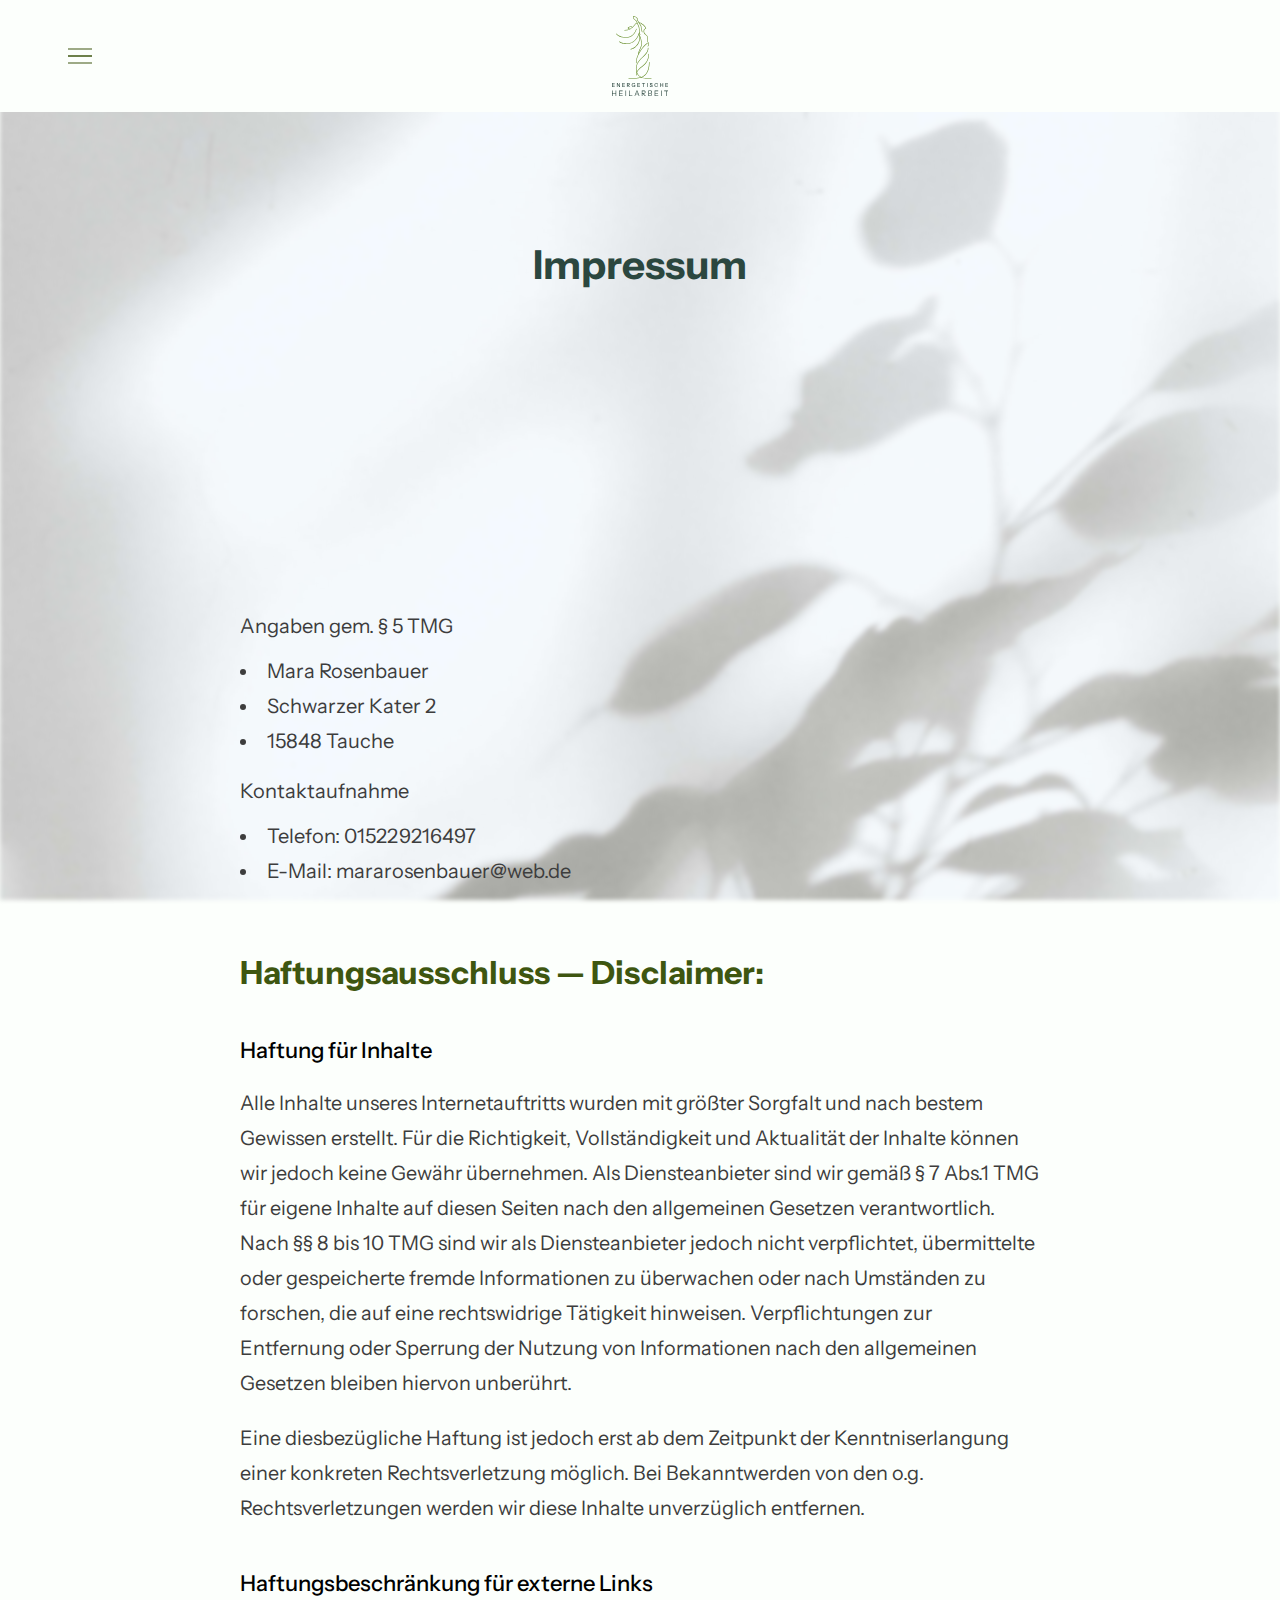
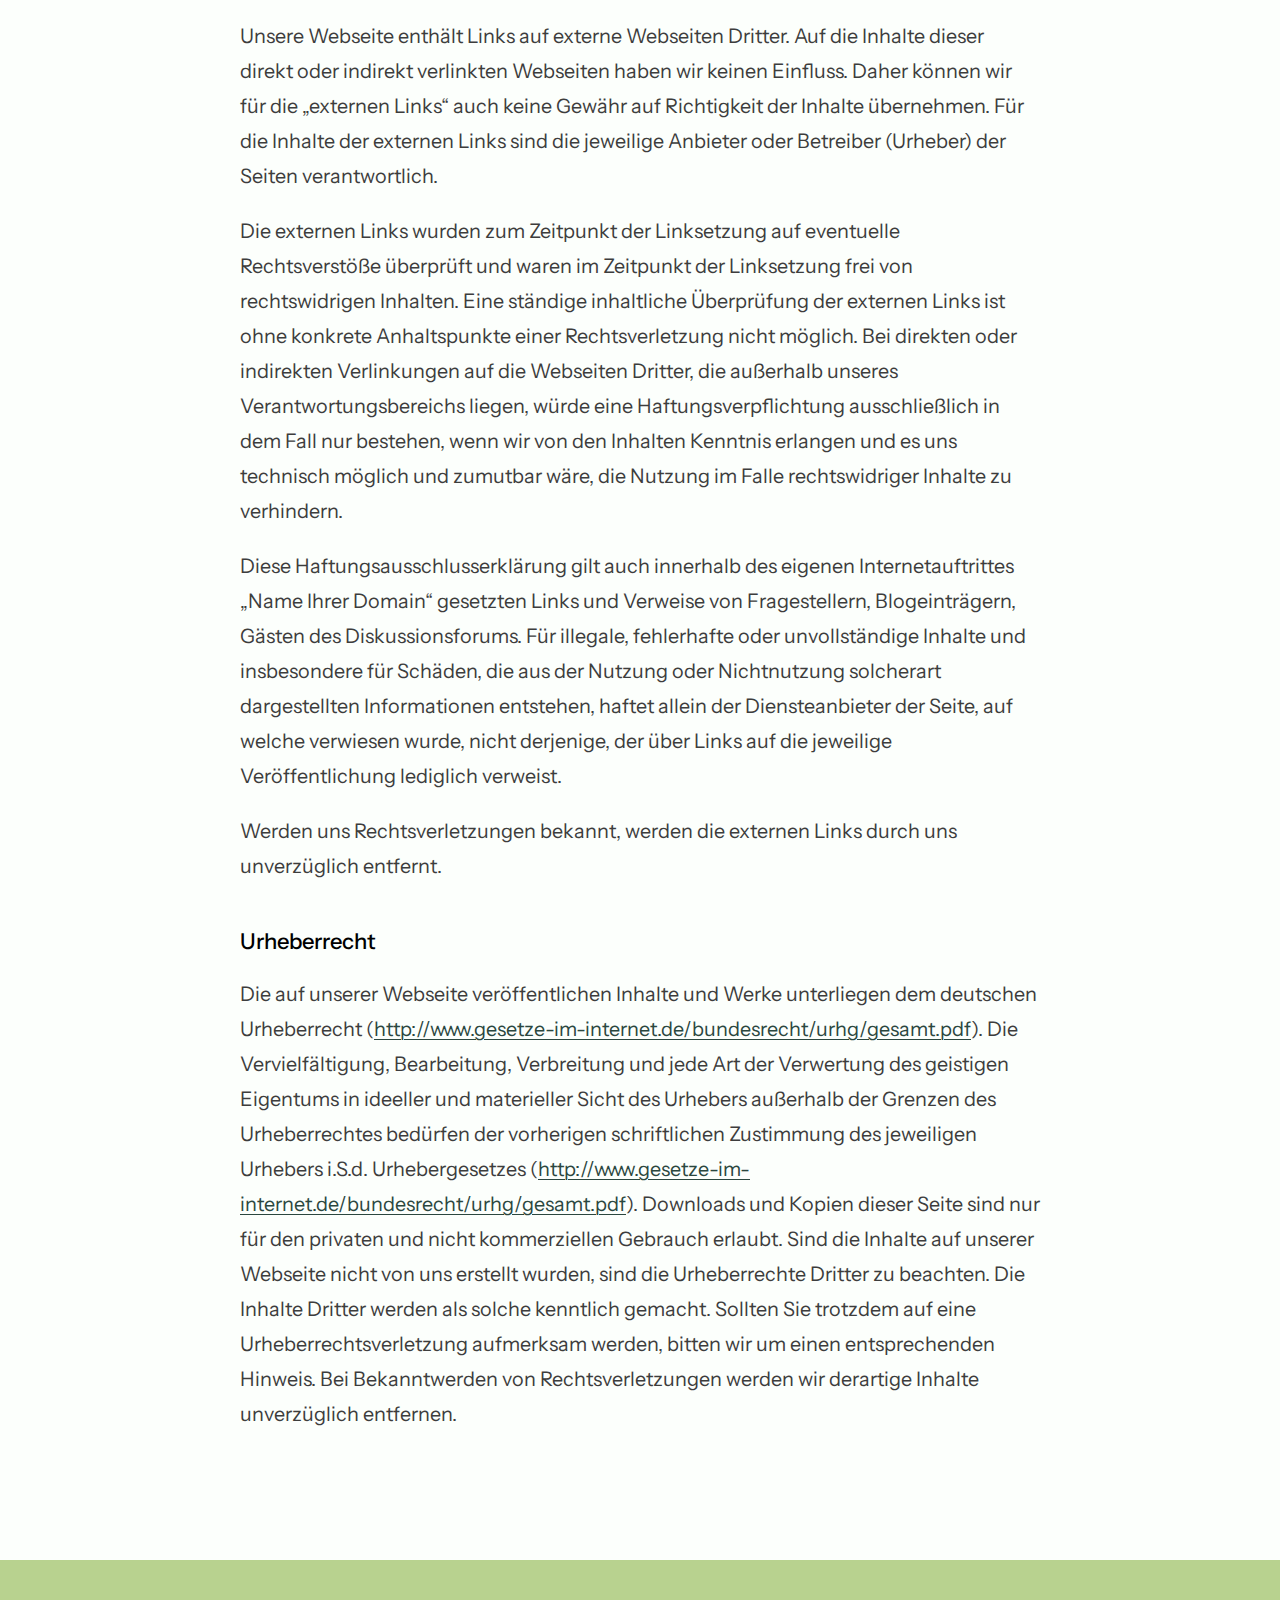
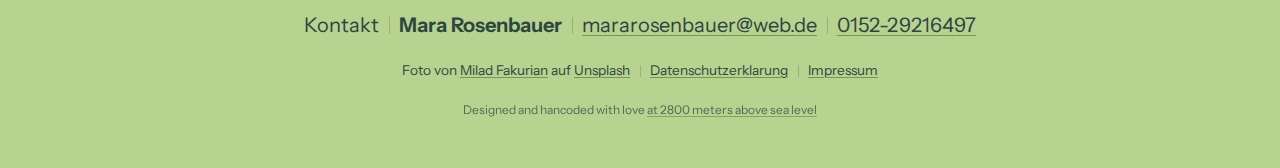
<file: impressum.html>
<!DOCTYPE HTML>
<html lang="de">
	<head>
		<title>Impressum :: Energitsche Heilarbeit</title>
		<meta charset="utf-8"/>
		<meta name="description" content="Hier findest Du energetische Heilung und Reiki für Körper, Geist und Seele. Vereinbare jetzt einen Termin mit mir."/>
		<meta name="keywords" content="Heilung, Energiearbeit, Reiki, Körper, Geist, Seele, Mara Rosenbauer"/>
		<meta name="viewport" content="width=device-width, initial-scale=1, user-scalable=no"/>
		<meta http-equiv='cache-control' content='no-cache'/>
		<meta http-equiv='expires' content='0'/>
		<meta http-equiv='pragma' content='no-cache'/>
		<link rel="icon" href="favicon.svg" type="image/svg+xml"/>
		<link rel="manifest" href="/manifest.webmanifest">
		<link rel="stylesheet" href="style.css"/>
	</head>

	<body>
		<header>
			<h1 id="header-logo">
				<a class="logo_link" href="#hero">
					<svg id="logo" xmlns="http://www.w3.org/2000/svg" viewBox="0 0 33.616 47.625" preserveAspectRatio="xMidYMin meet" aria-labelledby="logo-title">
						<title id="logo-title">Energitsche Heilarbeit</title>
						<use role="presentation" href="logo.svg#logo"></use>
					</svg>
				</a>
			</h1>
			<nav>
				<input type="checkbox" id="menu_toggle"/>
				<label for="menu_toggle">
					<svg xmlns="http://www.w3.org/2000/svg" aria-label="Menu icon" role="img" viewBox="0 0 40 40">
						<rect width="24" height="2" x="8" y="12" fill="currentColor"></rect>
						<rect width="24" height="2" x="8" y="19" fill="currentColor"></rect>
						<rect width="24" height="2" x="8" y="19" fill="currentColor"></rect>
						<rect width="24" height="2" x="8" y="26" fill="currentColor"></rect>
					</svg>
				</label>
				<ul id="menu_items">
					<li><a href="index.html#hero">Energetische Heilarbeit</a></li>
					<li><a href="index.html#preise">Einzelsitzungen</a></li>
					<li><a href="index.html#einweihungen">Einweihungen</a></li>
					<li><a href="index.html#ubermich">Über mich</a></li>
					<li><a href="index.html#kontakt">Kontakt</a></li>
				</ul>
			</nav>
		</header>

		<!-- Hero -->
		<section id="hero" class="photobg legal">
			<h2>Impressum</h2>
		</section>

		<!-- Intro text -->
		<main class="textwrapper legal">
			<dl>
				<dt>Angaben gem. § 5 TMG</dt>
				<dd>
					<ul>
						<li>Mara Rosenbauer</li>
						<li>Schwarzer Kater 2</li>
						<li>15848 Tauche</li>
					</ul>
				</dd>
				<dt>Kontaktaufnahme</dt>
				<dd>
					<ul>
						<li>Telefon: 015229216497</li>
						<li>E-Mail: mararosenbauer@web.de</li>
					</ul>
				</dd>
			</dl>
			<h4>Haftungsausschluss &mdash; Disclaimer:</h4>
			<h5>Haftung für Inhalte</h5>
			<p>Alle Inhalte unseres Internetauftritts wurden mit größter Sorgfalt und nach bestem Gewissen erstellt. Für die Richtigkeit, Vollständigkeit und Aktualität der Inhalte können wir jedoch keine Gewähr übernehmen. Als Diensteanbieter sind wir gemäß § 7 Abs.1 TMG für eigene Inhalte auf diesen Seiten nach den allgemeinen Gesetzen verantwortlich. Nach §§ 8 bis 10 TMG sind wir als Diensteanbieter jedoch nicht verpflichtet, übermittelte oder gespeicherte fremde Informationen zu überwachen oder nach Umständen zu forschen, die auf eine rechtswidrige Tätigkeit hinweisen. Verpflichtungen zur Entfernung oder Sperrung der Nutzung von Informationen nach den allgemeinen Gesetzen bleiben hiervon unberührt.</p>
			<p>Eine diesbezügliche Haftung ist jedoch erst ab dem Zeitpunkt der Kenntniserlangung einer konkreten Rechtsverletzung möglich. Bei Bekanntwerden von den o.g. Rechtsverletzungen werden wir diese Inhalte unverzüglich entfernen.</p>

			<h5>Haftungsbeschränkung für externe Links</h5>
			<p>Unsere Webseite enthält Links auf externe Webseiten Dritter. Auf die Inhalte dieser direkt oder indirekt verlinkten Webseiten haben wir keinen Einfluss. Daher können wir für die „externen Links“ auch keine Gewähr auf Richtigkeit der Inhalte übernehmen. Für die Inhalte der externen Links sind die jeweilige Anbieter oder Betreiber (Urheber) der Seiten verantwortlich.</p>
			<p>Die externen Links wurden zum Zeitpunkt der Linksetzung auf eventuelle Rechtsverstöße überprüft und waren im Zeitpunkt der Linksetzung frei von rechtswidrigen Inhalten. Eine ständige inhaltliche Überprüfung der externen Links ist ohne konkrete Anhaltspunkte einer Rechtsverletzung nicht möglich. Bei direkten oder indirekten Verlinkungen auf die Webseiten Dritter, die außerhalb unseres Verantwortungsbereichs liegen, würde eine Haftungsverpflichtung ausschließlich in dem Fall nur bestehen, wenn wir von den Inhalten Kenntnis erlangen und es uns technisch möglich und zumutbar wäre, die Nutzung im Falle rechtswidriger Inhalte zu verhindern.</p>
			<p>Diese Haftungsausschlusserklärung gilt auch innerhalb des eigenen Internetauftrittes „Name Ihrer Domain“ gesetzten Links und Verweise von Fragestellern, Blogeinträgern, Gästen des Diskussionsforums. Für illegale, fehlerhafte oder unvollständige Inhalte und insbesondere für Schäden, die aus der Nutzung oder Nichtnutzung solcherart dargestellten Informationen entstehen, haftet allein der Diensteanbieter der Seite, auf welche verwiesen wurde, nicht derjenige, der über Links auf die jeweilige Veröffentlichung lediglich verweist.</p>
			<p>Werden uns Rechtsverletzungen bekannt, werden die externen Links durch uns unverzüglich entfernt.</p>

			<h5>Urheberrecht</h5>
			<p>Die auf unserer Webseite veröffentlichen Inhalte und Werke unterliegen dem deutschen Urheberrecht (<a href="http://www.gesetze-im-internet.de/bundesrecht/urhg/gesamt.pdf" target="_blank">http://www.gesetze-im-internet.de/bundesrecht/urhg/gesamt.pdf</a>). Die Vervielfältigung, Bearbeitung, Verbreitung und jede Art der Verwertung des geistigen Eigentums in ideeller und materieller Sicht des Urhebers außerhalb der Grenzen des Urheberrechtes bedürfen der vorherigen schriftlichen Zustimmung des jeweiligen Urhebers i.S.d. Urhebergesetzes (<a href="http://www.gesetze-im-internet.de/bundesrecht/urhg/gesamt.pdf" target="_blank">http://www.gesetze-im-internet.de/bundesrecht/urhg/gesamt.pdf</a>). Downloads und Kopien dieser Seite sind nur für den privaten und nicht kommerziellen Gebrauch erlaubt. Sind die Inhalte auf unserer Webseite nicht von uns erstellt wurden, sind die Urheberrechte Dritter zu beachten. Die Inhalte Dritter werden als solche kenntlich gemacht. Sollten Sie trotzdem auf eine Urheberrechtsverletzung aufmerksam werden, bitten wir um einen entsprechenden Hinweis. Bei Bekanntwerden von Rechtsverletzungen werden wir derartige Inhalte unverzüglich entfernen.</p>
		</main>

		<footer class="darkgreenbg">
			<div id="footer_kontakt">
				<span>Kontakt</span>
				<span><strong>Mara Rosenbauer</strong></span>
				<span><a href="mailto:mararosenbauer@web.de">mararosenbauer@web.de</a></span>
				<span><a href="tel:+49015229216497">0152-29216497</a></span>
			</div>
			<div id="footer_legal">
				<span>Foto von <a href="https://unsplash.com/de/@fakurian?utm_source=unsplash&utm_medium=referral&utm_content=creditCopyText">Milad Fakurian</a> auf <a href="https://unsplash.com/de/fotos/UqP7U400AZs?utm_source=unsplash&utm_medium=referral&utm_content=creditCopyText">Unsplash</a></span>
				<span><a href="datenschutzerklarung.html">Datenschutzerklarung</a></span>
				<span><a href="impressum.html">Impressum</a></span>
			</div>
			<div id="footer_me">
				<span>Designed and hancoded with love <a href="https://miler.codeberg.page/">at 2800 meters above sea level</a></span>
			</div>
		</footer>
	</body>
</html>
</file>
<file: style.css>
:root {
	--green-0: #fcfffc;
	--green-0-rgb: 252, 255, 252;

	--green-1: #edfbe7;
	--green-1-rgb: 237, 251, 231;

	--green-2: #b8d28f;
	--green-2-rgb: 184, 210, 143;

	--green-3: #3e5610;
	--green-3-rgb: 62, 86, 16;

	--green-4: #2b473f;
	--green-4-rgb: 43, 71, 63;

	--color-t: #3d3d3d;
	--color-t-rgb: 61, 61, 61;

	--gap: 20px;
	--hgap: var(--gap);
	--vgap: 1rem;
	--lgap: calc(1.5 * var(--hgap));
	--kgap: calc(2 * var(--vgap));
	--typeface: 'InstrumentSans', sans-serif;
	--h2size: 2em;
	--h3size: 1.5em;
	--capsize: 1.25em;
	--textsize: 1.125em;
	--easing: ease-in-out;
	--transtime: 300ms;
}

@media screen and (min-width: 40rem)
{
	:root {
		--lgap: calc(2 * var(--hgap));
		--h2size: 2.25em;
	}
}

@media screen and (min-width: 50rem)
{
	:root { --lgap: calc(2.5 * var(--hgap)) }
}

@media screen and (min-width: 75rem)
{
	:root {
		--lgap: calc(3 * var(--hgap));
		--kgap: calc(3 * var(--vgap));
		--h2size: 2.5em;
		--h3size: 2em;
		--capsize: 1.375em;
		--textsize: 1.25em;
	}
}

@media screen and (min-width: 100rem)
{
	:root { --lgap: calc(4 * var(--hgap)) }
}

@media screen and (min-width: 100rem)
{
	:root {
		--lgap: calc(6 * var(--hgap));
		--kgap: calc(4 * var(--vgap));
		--h2size: 2.75em;
		--h3size: 2.25em;
		--capsize: 1.5em;
		--textsize: 1.5em;
	}
}

@media (prefers-color-scheme: dark)
{
	:root {
		--green-0: #2b473f;
		--green-0-rgb: 43, 71, 63;

		--green-1: #3b574f;
		--green-1-rgb: 59, 87, 79;

		--green-2: #b8d28f;
		--green-2-rgb: 184, 210, 143;

		--green-3: #edfbe7;
		--green-3-rgb: 237, 251, 231;

		--green-4: #fcfffc;
		--green-4-rgb: 252, 255, 252;

		--color-t: #3d3d3d;
		--color-t-rgb: 61, 61, 61;
	}
}

* {
	margin: 0;
	padding: 0;
	box-sizing: border-box;
	outline-color: var(--green-4);
}

html {
	font-family: var(--typeface);
	scroll-behavior: smooth;
}

[hidden] {
	display: none;
	visibility: hidden;
}

body {
	margin: 0;
	background-color: var(--green-0);
}

a {
	text-decoration-skip-ink: auto;
	text-decoration-thickness: 1px;
	text-underline-offset: .125em;
}

[role="button"] {
	display: block;
	margin-top: calc(2 * var(--vgap));
	padding: var(--vgap) calc(2 * var(--hgap));
	width: 100%;
	line-height: 1;
	text-align: center;
	font-family: var(--typeface);
	font-size: var(--capsize);
	font-weight: 600;
	font-variant-caps: all-small-caps;
	letter-spacing: .075em;
	text-decoration: none;
	transition: all var(--transtime) var(--easing);
}

[role="button"]:hover,
[role="button"]:active,
[role="button"]:focus { color: var(--green-4) }

@media screen and (min-width: 40rem)
{
	[role="button"] {
		display: inline-block;
		width: auto;
	}
}

/* Shared */

.logo_link {
	display: block;
	margin-left: auto;
	margin-right: auto;
	width: calc(100% - 6 * var(--hgap));
	line-height: 0;
}

.logo_link svg {
	display: block;
	margin: 0 auto;
	height: 100%;
}

.textwrapper {
	margin-bottom: calc(2 * var(--vgap));
	margin-left: var(--hgap);
	margin-right: var(--hgap);
}

/* Header */

header {
	position: relative;
	display: block;
	padding: var(--vgap) var(--lgap);
}

header::after {
	position: absolute;
	display: block;
	margin: auto;
	width: 100%;
	height: 100%;
	top: 0;
	bottom: 0;
	left: 0;
	right: 0;
	content: '';
	z-index: 0;
	background-color: var(--green-0);
}

#header-logo {
	position: relative;
	margin: 0;
	z-index: 1;
}

#header-logo svg { max-height: calc(5 * var(--vgap)) }

@media (prefers-color-scheme: dark)
{
	#header-logo svg { filter: brightness(20) grayscale(1) }
}

/* Navigation */

nav {
	position: absolute;
	display: block;
	margin: auto;
	width: 100%;
	height: 100%;
	top: 0;
	bottom: 0;
	left: 0;
	right: 0;
}

#menu_toggle { display: none }

nav label {
	position: relative;
	display: block;
	margin: var(--vgap) var(--lgap);
	width: calc(2 * var(--lgap));
	height: calc( 100% - 2 * var(--vgap));
	z-index: 1;
	line-height: 0;
}

nav svg {
	position: absolute;
	display: block;
	margin: auto;
	width: calc(2 * var(--gap));
	height: calc(2 * var(--gap));
	top: 0;
	bottom: 0;
	left: 0;
	color: rgba(var(--green-3-rgb), .5);
	transition: color var(--transtime) linear;
}

nav svg:hover { color: var(--green-4) }

nav rect {
	transition: transform var(--transtime) var(--easing);
	transform-origin: var(--gap) var(--gap);
}

nav ul {
	display: flex;
	flex-flow: column nowrap;
	justify-content: center;
	align-items: center;
	gap: var(--kgap);
	margin: auto;
	padding: calc(2 * var(--kgap)) var(--lgap);
	right: 0;
	top: 100%;
	left: 0;
	list-style: none;
	background-color: var(--green-0);
	transform: translateY(-100%);
	transition: transform var(--transtime) var(--easing);
}

nav a {
	display: block;
	padding: calc(var(--kgap) / 2) 0;
	text-align: center;
	font-size: var(--h3size);
	font-weight: 600;
	color: var(--green-4);
	text-decoration: none;
	transition: background-color var(--transtime) var(--easing);
}

nav a:hover {
	color: var(--color-t);
	text-decoration: underline;
	text-decoration-thickness: 1px;
	text-decoration-color: var(--green-2);
}

#menu_toggle:checked~ul { transform: translateY(0) }

#menu_toggle:checked~label rect:nth-child(1) { transform: scaleX(0) }
#menu_toggle:checked~label rect:nth-child(4) { transform: scaleX(0) }
#menu_toggle:checked~label rect:nth-child(2) { transform: rotate(45deg) }
#menu_toggle:checked~label rect:nth-child(3) { transform: rotate(-45deg) }

@media screen and (min-width: 75rem)
{
	nav ul { padding: var(--kgap) var(--lgap) }
}

@media (prefers-color-scheme: dark)
{
	nav svg { color: var(--green-3) }
	nav svg:hover { color: var(--green-2) }
	nav a:hover { color: var(--green-3) }
}

/* Sections */

main,
section {
	padding-top: calc(2 * var(--kgap));
	padding-bottom: calc(2 * var(--kgap));
	padding-left: var(--lgap);
	padding-right: var(--lgap);
}

h2,
h3,
h4 { margin-bottom: var(--vgap) }

h2,
h3 { line-height: 1.25 }

h2 {
	font-size: var(--h2size);
	font-weight: 900;
	color: var(--green-4);
}

h3 {
	font-size: var(--h3size);
	font-weight: 600;
	color: var(--green-4);
}

h4 {
	line-height: 1.75;
	font-size: var(--textsize);
	font-weight: 400;
	color: var(--green-3);
}

h5 {
	font-size: var(--capsize);
	font-weight: 500;
}

h6 {
	font-size: var(--textsize);
	font-weight: 550;
}

main p,
section p,
section li,
section dt,
section dd {
	line-height: 1.75;
	font-size: var(--textsize);
}

main p,
section p,
section li,
section dd {
	font-weight: 300;
	color: var(--color-t);
}

section ul,
section dl {
	margin-top: var(--vgap);
	margin-bottom: var(--vgap);
}

section ul:last-child,
section dl:last-child { margin-bottom: 0 }

section ul { list-style: none }

@media (prefers-color-scheme: dark)
{
	h3 { color: var(--green-3) }

	main p,
	section p,
	section li,
	section dd { color: var(--green-4) }
}

/* Custom sections */

.whitebg { background-color: var(--green-0) }
.darkgreenbg { background-color: var(--green-2) }
.lightgreenbg { background-color: var(--green-1) }

.whitebg [role="button"] {
	line-height: 1.5;
	font-size: var(--textsize);
	font-variant-caps: normal;
	letter-spacing: 0;
	color: var(--green-4);
	background-color: var(--green-2);
}

.whitebg [role="button"]:hover {
	background-color: var(--green-4);
	color: var(--green-0);
}

.photobg::before {
	position: absolute;
	display: block;
	margin: auto;
	width: 100%;
	height: 100%;
	top: 0;
	bottom: 0;
	left: 0;
	right: 0;
	content: '';
	z-index: -1;
	background-image: url('milad-fakurian-UqP7U400AZs-unsplash.jpg');
	background-repeat: no-repeat;
	background-position: 50% 50%;
	background-size: cover;
	background-attachment: fixed;
	filter: blur(2px);
}

.photobg [role="button"] {
	background-color: var(--green-0);
	color: var(--green-4);
}

.photobg [role="button"]:hover {
	background-color: var(--green-4);
	color: var(--green-0);
}

@media (prefers-color-scheme: dark)
{
	.photobg::before { filter: blur(2px) opacity(.75) }

	.darkgreenbg { background-color: var(--green-1) }
	.whitebg [role="button"] { background-color: rgba(var(--green-2-rgb), .125) }
	
	.whitebg [role="button"]:hover {
		color: var(--green-4);
		background-color: rgba(var(--green-2-rgb), .0625);
	}
}

/* Hero */

#hero {
	padding-top: calc(8 * var(--vgap));
	padding-bottom: calc(8 * var(--vgap));
}

@media screen and (min-width: 40rem)
{
	#hero h2 { width: calc(50% - var(--lgap) / 2) }
}

@media screen and (min-width: 60rem)
{
	#hero { padding-bottom: calc(12 * var(--vgap)) }
}

@media (prefers-color-scheme: dark)
{
	#hero h2 { color: var(--green-0) }
	#hero a { color: rgba(var(--green-3-rgb), .75) }
	#hero a:hover { background-color: var(--green-1) }
}

/* Main */

main p { font-stretch: 99% }
main p+p { margin-top: 1em }

@media screen and (min-width: 60rem)
{
	main {
		column-count: 2;
		column-gap: var(--lgap);
	}

	main h3 {
		margin-bottom: calc(2 * var(--vgap));
		column-span: all;
	}

	main p+p { margin-top: 0 }
}

/* Vorteile */

#vorteile ul {
	padding: 0;
	list-style: none;
}

#vorteile li { padding: var(--vgap) 0 }
#vorteile li+li { border-top: 1px solid rgba(var(--green-1-rgb), .5) }

#vorteile li::before {
	display: inline-block;
	margin-right: .5em;
	width: .75em;
	height: .75em;
	border-radius: 50%;
	vertical-align: baseline;
	line-height: .75;
	text-align: center;
	background-color: rgba(var(--green-3-rgb), .5);
	content: url("data:image/svg+xml,<svg width='8' viewBox='0 0 8 8' xmlns='http://www.w3.org/2000/svg'><path d='m 1 3l2 2l4 -4' fill='none' stroke='white' stroke-width='2'/></svg>");
}

@media screen and (min-width: 40rem)
{
	#vorteile ul {
		display: grid;
		grid-template-columns: repeat(2, 1fr);
		gap: 0 var(--lgap);
	}

	#vorteile li:nth-of-type(2) { border-top: 0 }
}

@media screen and (min-width: 75rem)
{
	#vorteile li::before {
		position: relative;
		top: -.125em;
		vertical-align: middle;
		line-height: .5;
	}
}

/* Lebensregeln */

#lebensregeln { position: relative }
#lebensregeln h3 { text-align: center }

#lebensregeln ol {
	display: grid;
	grid-auto-rows: minmax(min-content, max-content);
	grid-template-rows: 1fr;
	gap: var(--vgap);
	margin-top: calc(3 * var(--vgap));
	padding: 0;
	list-style: none;
}

#lebensregeln li {
	padding: var(--vgap) var(--hgap);
	text-align: center;
	background-color: var(--green-0);
}

#lebensregeln li::before {
	display: flex;
	flex-flow: column nowrap;
	justify-content: center;
	align-items: center;
	margin: 0 auto var(--vgap);
	padding-bottom: var(--vgap);
	max-width: 3em;
	border-bottom: 1px solid var(--green-2);
	line-height: 1;
	font-size: 2em;
	font-weight: 900;
	content: counter(list-item);
}

@media screen and (min-width: 40rem)
{
	#lebensregeln ol {
		grid-template-columns: repeat(2, 1fr);
		gap: var(--kgap) var(--lgap);
	}
	
	#lebensregeln li { padding: var(--kgap) var(--hgap) }
}

@media (prefers-color-scheme: dark)
{
	#lebensregeln h3 { color: var(--green-0) }
	#lebensregeln li::before { border-bottom-color: var(--green-1) }
}

/* Preise */

#preise h3,
#preise h4 { text-align: center }

#preise dl {
	display: flex;
	flex-flow: row nowrap;
	justify-content: center;
	align-items: center;
	padding: var(--vgap) var(--hgap);
	text-align: center;
	background-color: rgba(var(--green-1-rgb), .2);
}

#preise dl:first-of-type { margin-top: calc(3 * var(--vgap)) }

#preise dt,
#preise dd { color: var(--green-3) }

#preise dt { font-weight: 700 }

#preise dd::before {
	display: inline-block;
	margin: 0 .5em;
	width: 1px;
	height: 1em;
	vertical-align: middle;
	background-color: rgba(var(--green-3-rgb), .25);
	content: '';
}

@media screen and (min-width: 40rem)
{
	#preise {
		display: grid;
		grid-template-columns: repeat(2, 1fr);
		gap: 0 var(--lgap);
	}
	
	#preise h3,
	#preise h4 { grid-column: 1/3 }

	#preise dl:first-of-type { margin-top: var(--vgap) }
	#preise dl:last-of-type { margin-bottom: var(--vgap) }
}

@media (prefers-color-scheme: dark)
{
	#preise dl { background-color: rgba(var(--green-0-rgb), .5) }
}

/* Einweihungen */

#einweihungen ul {
	position: relative;
	display: grid;
	grid-template-columns: 1fr;
	justify-content: center;
	align-items: center;
	gap: var(--vgap);
	margin-top: var(--kgap);
}

#einweihungen ul::before {
	position: absolute;
	display: block;
	margin: auto;
	width: 1px;
	height: 100%;
	top: 0;
	bottom: 0;
	left: 0;
	content: '';
	z-index: 1;
	background-color: var(--green-2);
}

#einweihungen li {
	display: block;
	padding: var(--kgap) var(--lgap);
	background-color: rgba(var(--green-0-rgb), .5);
}

#einweihungen h5 { position: relative }

#einweihungen h5::before {
	position: absolute;
	display: block;
	margin: auto;
	width: calc(var(--gap) / 2);
	height: calc(var(--gap) / 2);
	top: 0;
	bottom: 0;
	left: calc(0px - 1.75 * var(--gap));
	content: '';
	border-radius: calc(var(--gap) / 4);
	background-color: var(--green-2);
}

#einweihungen h6,
#einweihungen p { margin-top: .5em }

#einweihungen h5 {
	font-size: var(--capsize);
	color: var(--green-4);
}

#einweihungen h6 {
	font-size: var(--textsize);
	color: var(--green-3);
}

#einweihungen p {
	font-size: 1em;
	color: var(--color-t);
}

@media screen and (min-width: 40rem)
{
	#einweihungen ul { margin-left: var(--lgap) }
	#einweihungen ul::before { left: calc(0px - var(--lgap)) }
	#einweihungen h5::before { left: calc(0px - 2 * var(--lgap) - var(--gap) / 4) }
	
	#einweihungen h5::after {
		position: absolute;
		display: block;
		margin: auto;
		width: calc(var(--lgap) + var(--gap) / 4);
		height: 1px;
		top: 0;
		bottom: 0;
		left: calc(0px - 2 * var(--lgap) - var(--gap) / 4);
		content: '';
		background-color: var(--green-2);
	}
}

@media screen and (min-width: 60rem)
{
	#einweihungen h3,
	#einweihungen h4 { text-align: center }

	#einweihungen ul {
		grid-template-columns: repeat(2, 1fr);
		align-items: start;
		gap: calc(3 * var(--vgap)) var(--lgap);
		margin-left: 0;
	}
	
	#einweihungen ul::before {
		left: 0;
		right: 0;
	}
	
	#einweihungen h5::before,
	#einweihungen h5::after { display: none }

	#einweihungen li { position: relative }
	#einweihungen li:nth-of-type(odd) { grid-column: 1/2 }
	#einweihungen li:nth-of-type(even) { grid-column: 2/3 }
	#einweihungen li:nth-of-type(1) { grid-row: 1/2 }
	#einweihungen li:nth-of-type(2) { grid-row: 1/3 }
	#einweihungen li:nth-of-type(3) { grid-row: 2/5 }
	#einweihungen li:nth-of-type(4) { grid-row: 3/5 }
	
	#einweihungen li::before,
	#einweihungen li::after {
		position: absolute;
		display: block;
		margin: auto;
		top: 0;
		bottom: 0;
		content: '';
		background-color: var(--green-2);
	}

	#einweihungen li::before {
		width: calc(var(--lgap) / 2);
		height: 1px;
	}
	
	#einweihungen li:nth-of-type(odd)::before { right: calc(0px - var(--lgap) / 2) }
	#einweihungen li:nth-of-type(even)::before { left: calc(0px - var(--lgap) / 2) }

	#einweihungen li::after {
		width: calc(var(--gap) / 2);
		height: calc(var(--gap) / 2);
		border-radius: calc(var(--gap) / 4);
	}
	
	#einweihungen li:nth-of-type(odd)::after { right: calc(0px - var(--lgap) / 2 - var(--gap) / 4) }
	#einweihungen li:nth-of-type(even)::after { left: calc(0px - var(--lgap) / 2 - var(--gap) / 4) }
}

@media screen and (min-width: 100rem)
{
	#einweihungen li::after {
		width: var(--gap);
		height: var(--gap);
		border-radius: calc(var(--gap) / 2);
	}
	
	#einweihungen li:nth-of-type(odd)::after { right: calc(0px - var(--lgap) / 2 - var(--gap) / 2) }
	#einweihungen li:nth-of-type(even)::after { left: calc(0px - var(--lgap) / 2 - var(--gap) / 2) }
}

@media (prefers-color-scheme: dark)
{
	#einweihungen p { color: var(--green-4) }
}

/* Über mich */

#ubermich { text-align: center }

#ubermich img {
	position: relative;
	display: block;
	margin: var(--lgap) auto;
	width: calc(10 * var(--gap));
	height: calc(10 * var(--gap));
	border-radius: 50%;
	object-fit: cover;
	object-position: 50% 50%;
	filter: contrast(1.25);
}

@media screen and (min-width: 50rem)
{
	#ubermich {
		padding-left: calc(3 * var(--lgap));
		padding-right: calc(3 * var(--lgap));
	}
}

@media screen and (min-width: 60rem)
{
	#ubermich {
		margin: auto;
		padding-left: 0;
		padding-right: 0;
		width: calc(50% - var(--lgap) / 2);
	}

	#ubermich img {
		width: calc(12 * var(--gap));
		height: calc(12 * var(--gap));
	}
}

@media screen and (min-width: 100rem)
{
	#ubermich img {
		width: calc(16 * var(--gap));
		height: calc(16 * var(--gap));
	}
}

@media (prefers-color-scheme: dark)
{
	#ubermich img { opacity: .75 }
}

/* Legal */

.legal h2 { text-align: center }

.legal h4,
.legal h5 {
	margin-top: 2em;
	margin-bottom: 1em;
}

.legal h4 {
	line-height: 1.25;
	font-weight: 700;
	font-size: var(--h3size);
}

.legal li>h5 {
	display: inline;
	margin-left: .5em;
}

.legal ul,
.legal dt,
.legal p+p,
.legal ol+p,
.legal dl+p { margin-top: 1em }

.legal ul { list-style: disc inside none }
.legal ol { list-style: lower-alpha inside none }

.legal ul li,
.legal ol ol li {
	line-height: 1.75;
	font-size: var(--textsize);
	font-weight: 300;
	color: var(--color-t);
}

.legal ol li { margin-top: 1em }
.legal ol ol { margin-left: var(--hgap) }

.legal ol li::marker,
.legal ul li::marker { color: var(--color-t) }

.legal ol li::marker {
	display: inline;
	float: left;
	font-weight: 600;
}

.legal>ol>li>p { margin-top: 1em }

.legal dt,
.legal>ol>li::marker { font-size: var(--textsize) }

.legal dt { color: var(--color-t) }

.legal a { color: var(--green-4) }

@media screen and (min-width: 60rem)
{
	.legal { column-count: 1 }

	.legal>* {
		margin-left: auto;
		margin-right: auto;
		max-width: 40rem;
	}
}

@media screen and (min-width: 75rem)
{
	.legal>* { max-width: 50rem }
}

@media screen and (min-width: 100rem)
{
	.legal>* { max-width: 70rem }
}

@media (prefers-color-scheme: dark)
{
	.legal li>h5,
	.legal ul li::marker,
	.legal ol li::marker { color: var(--green-2) }

	.legal ul li,
	.legal ol ol li { color: var(--green-4) }
}

/* Footer */

footer {
	padding: var(--kgap) var(--lgap);
	text-align: center;
	color: var(--color-t);
}

footer span,
footer a {
	font-weight: 400;
	line-height: 1.75;
	color: var(--green-4);
}

footer span { display: block }

footer a {
	text-decoration-thickness: 1px;
	text-decoration-color: rgba(var(--green-3-rgb), .5);
}

footer a:hover { text-decoration-color: var(--green-3) }
footer a:focus { text-decoration-color: var(--green-2) }
footer a:active { color: var(--green-3) }

#footer_kontakt { font-size: var(--textsize) }
#footer_kontakt strong { font-weight: 650 }

#footer_legal {
	margin-top: calc(2 * var(--vgap));
	font-size: .85em;
}

#footer_me {
	margin-top: var(--vgap);
	font-size: .75em;
	opacity: .75;
}

@media screen and (min-width: 50rem)
{
	#footer_kontakt,
	#footer_legal {
		display: flex;
		flex-flow: row nowrap;
		justify-content: center;
		gap: var(--hgap);
	}
	
	#footer_kontakt span+span,
	#footer_legal span+span { position: relative }

	#footer_kontakt span+span::before,
	#footer_legal span+span::before {
		display: inline-block;
		position: absolute;
		margin: auto;
		width: 1px;
		height: 50%;
		top: 0;
		bottom: 0;
		left: calc(0px - var(--hgap) / 2);
		content: '';
		background-color: rgba(var(--green-3-rgb), .25);
	}
	
	#footer_legal { margin-top: var(--vgap) }
}

@font-face{
	font-family: "InstrumentSans";
	src: url("InstrumentSans.woff2") format("woff2-variations");
	font-display: swap;
	font-weight: 400 700;
	font-stretch: 75% 100%;
	font-style: oblique 0deg 100deg;
}
</file>
